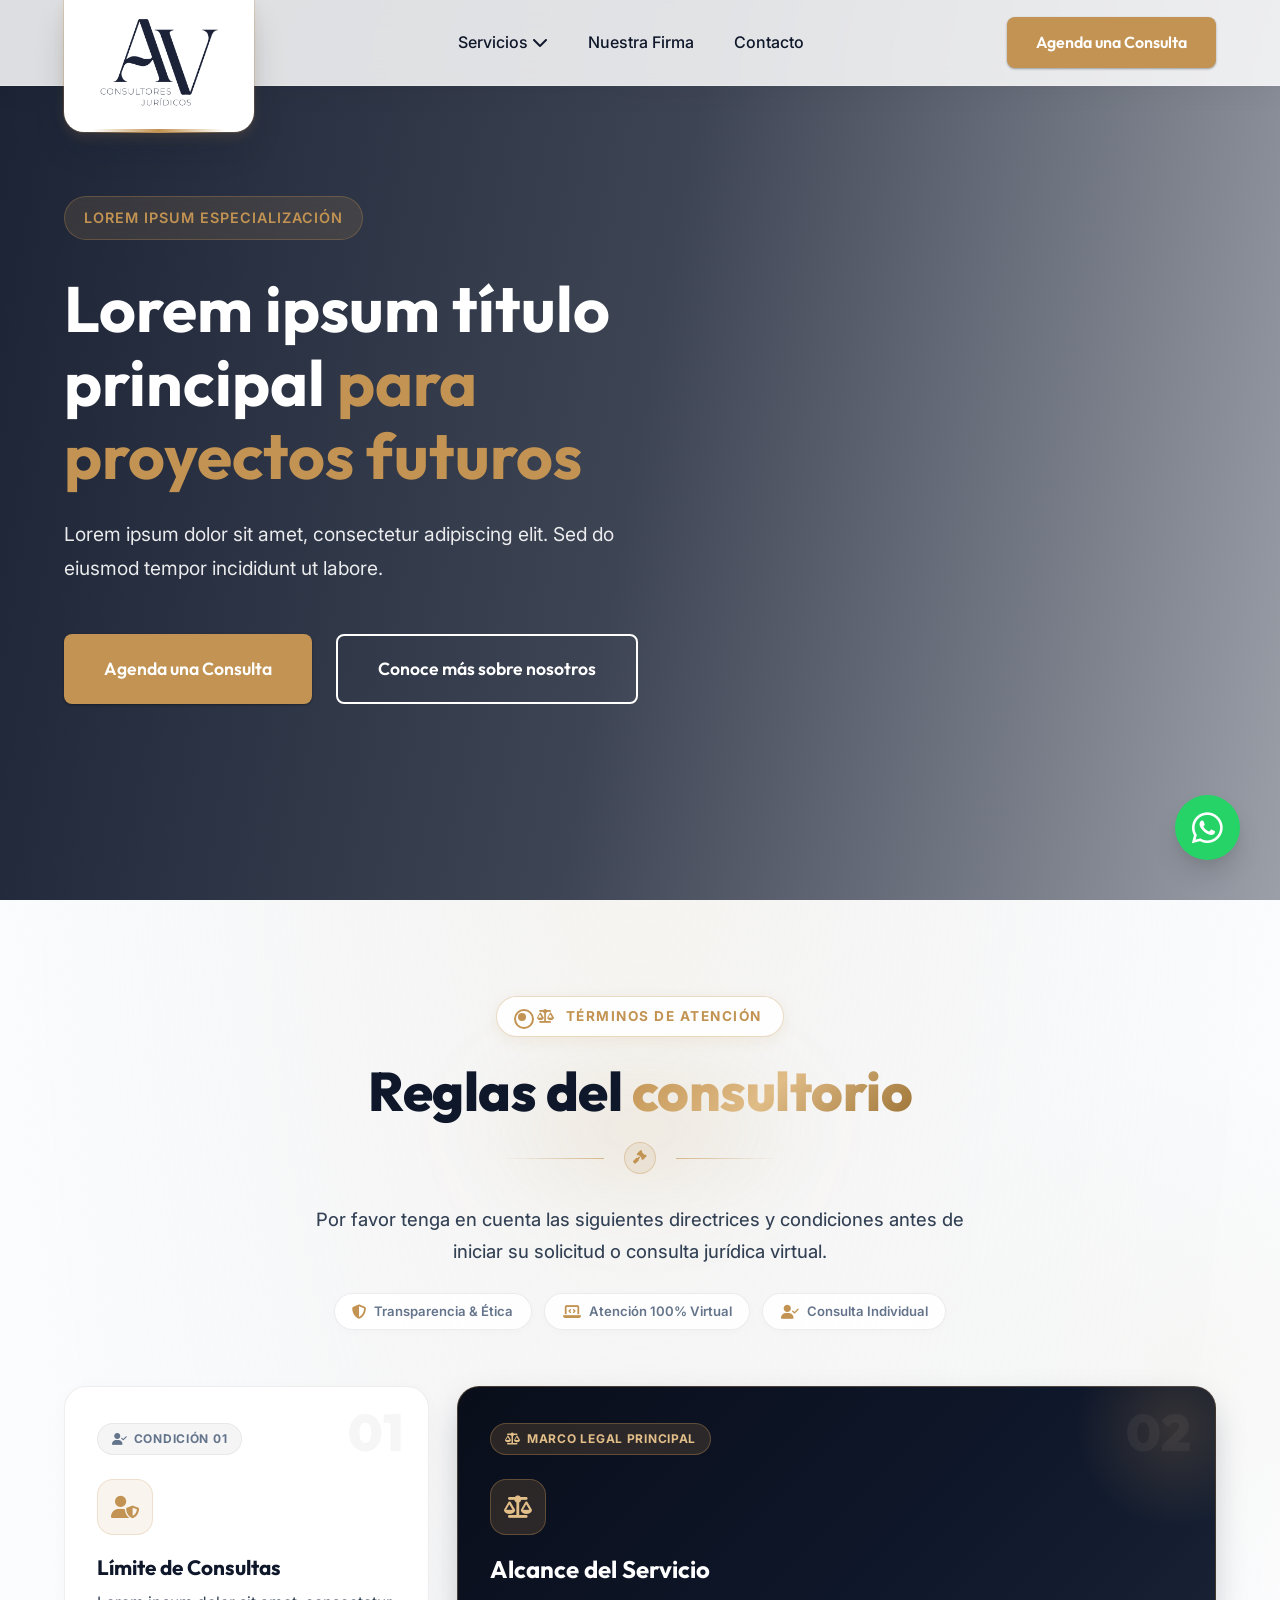
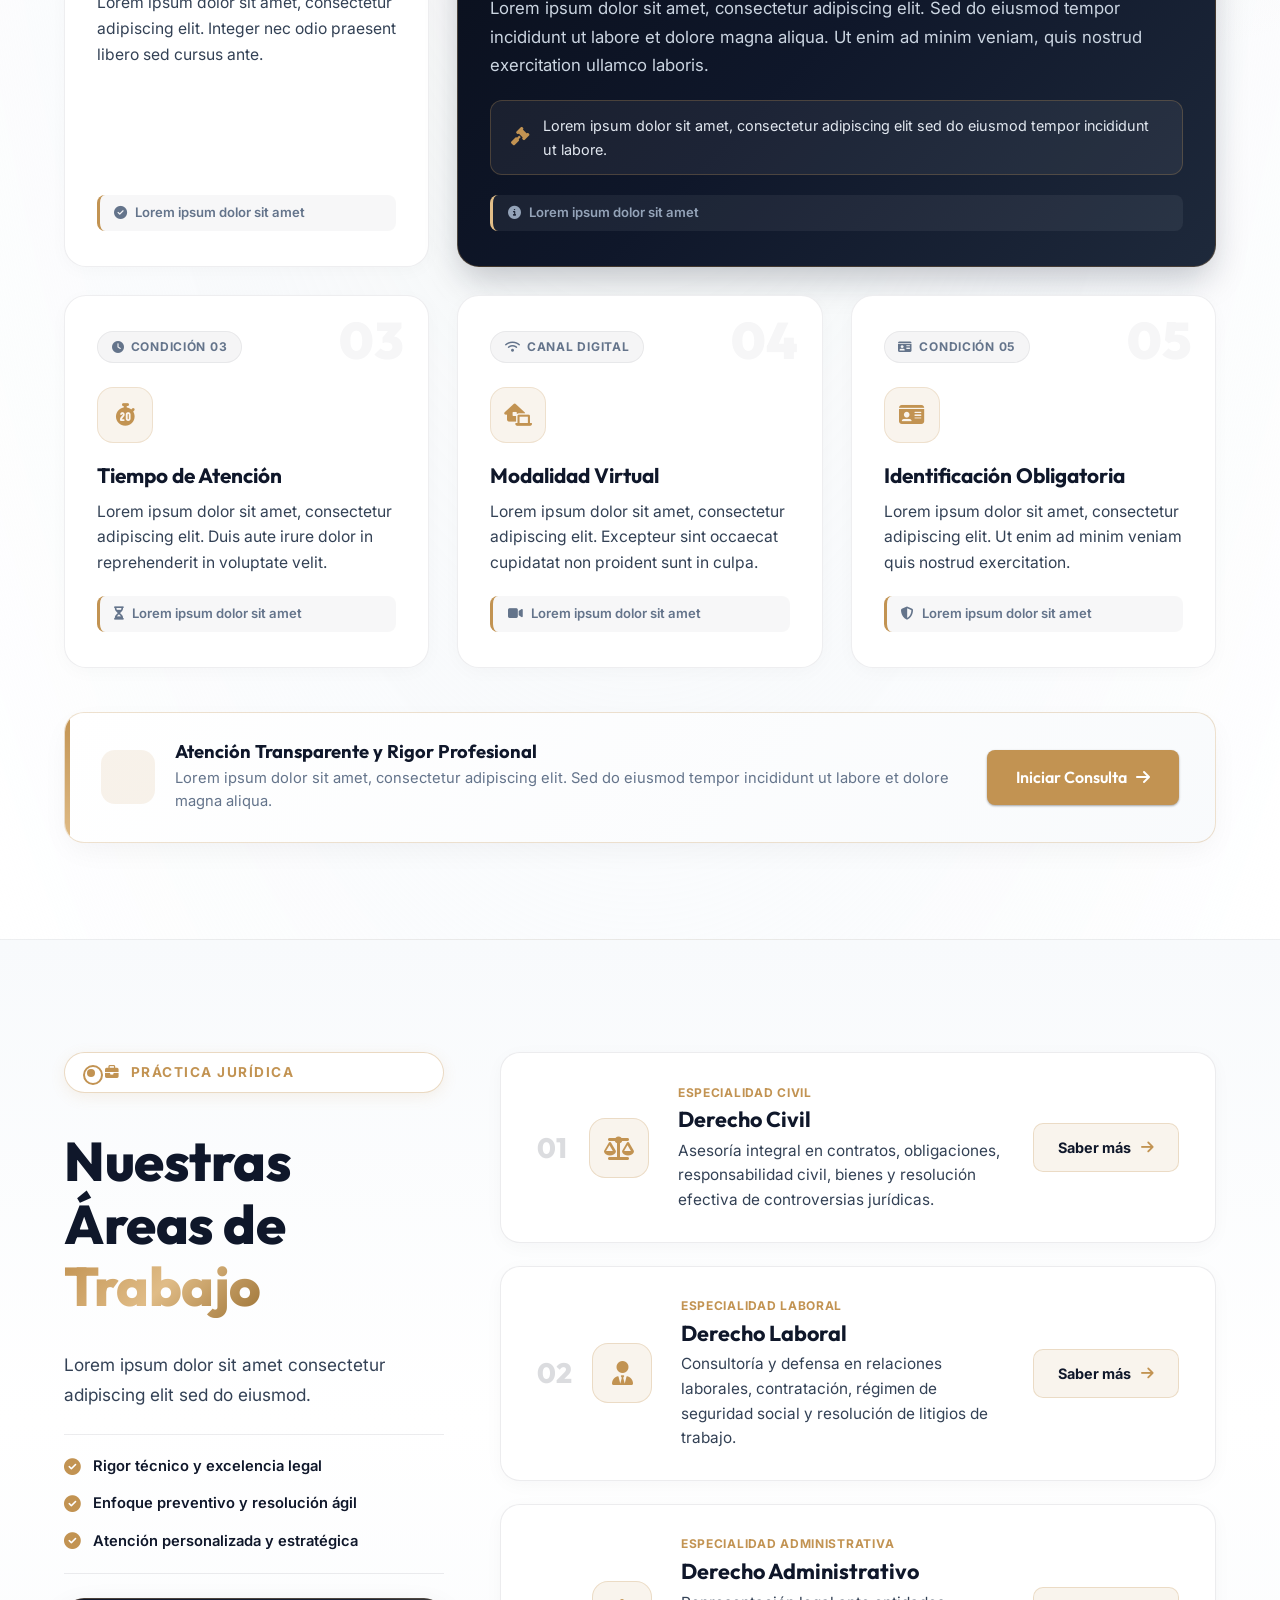
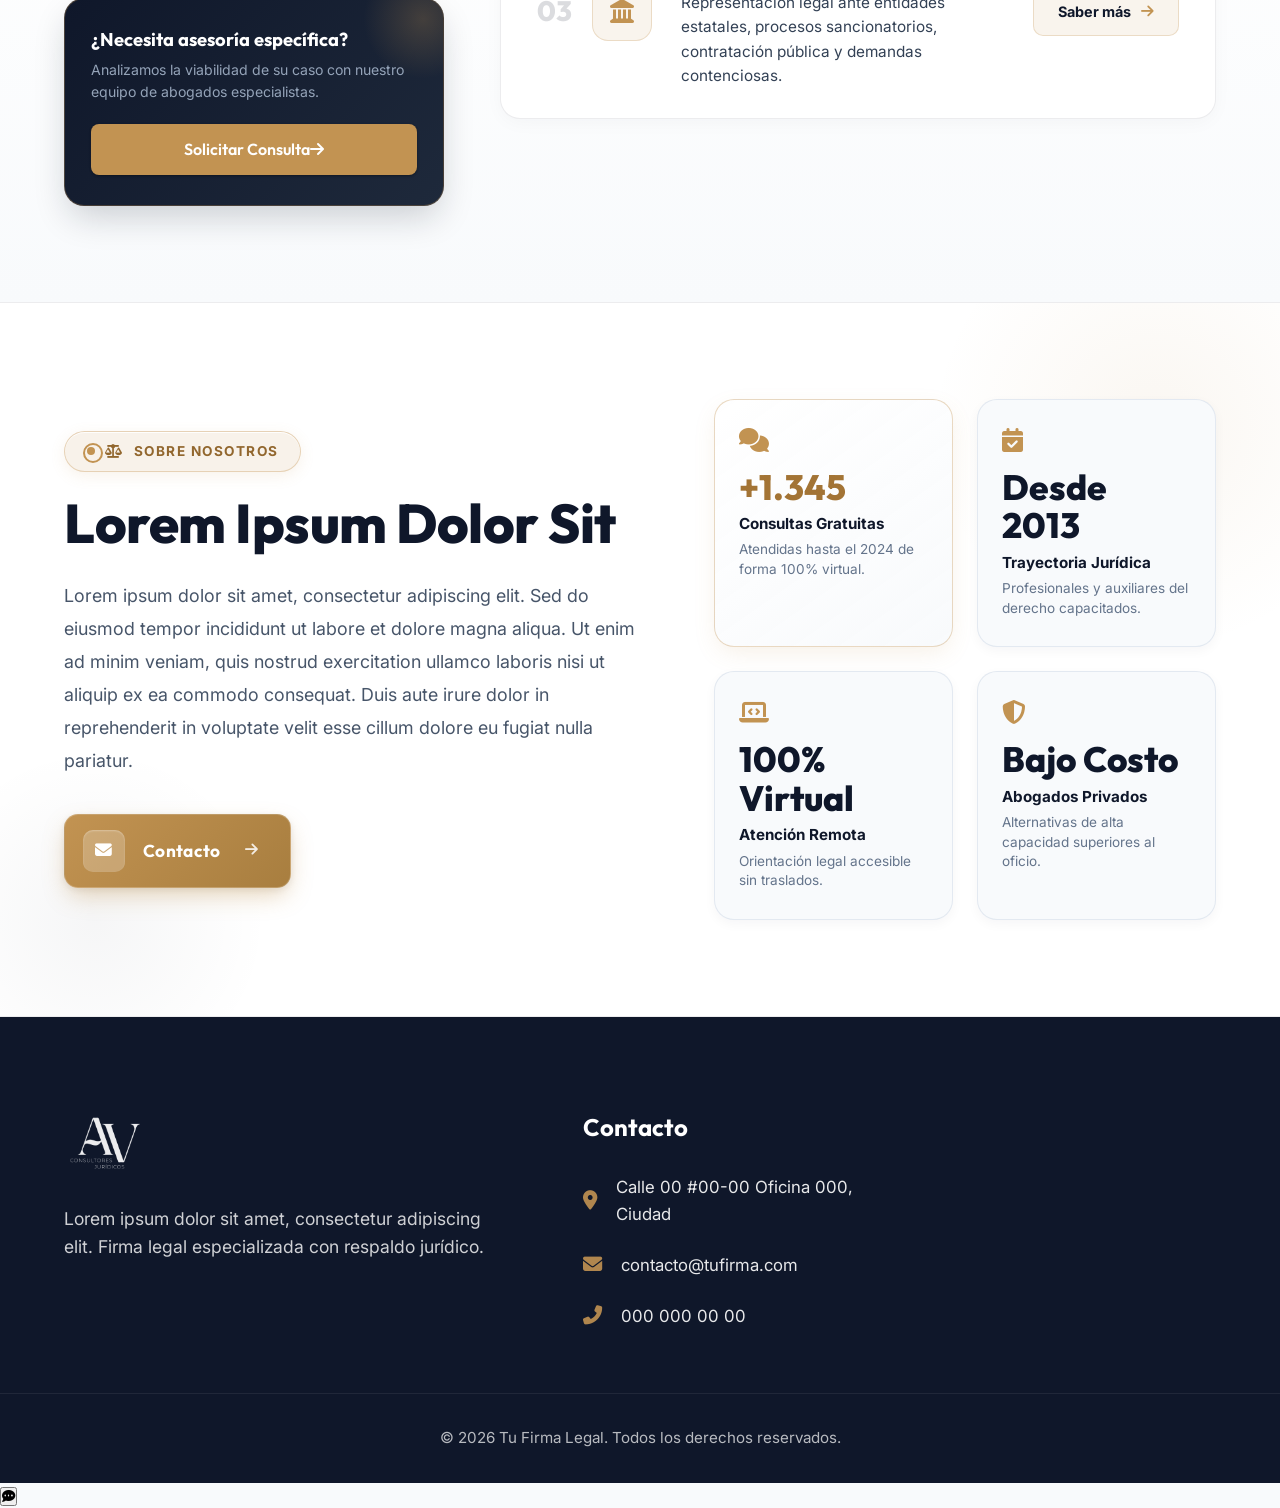
<file: index.html>
<!DOCTYPE html>
<html lang="es">
<head>
    <meta charset="UTF-8">
    <meta name="viewport" content="width=device-width, initial-scale=1.0">
    <title>Tu Firma Legal | Especialistas en Derecho</title>
    <meta name="description" content="Lorem ipsum dolor sit amet, consectetur adipiscing elit. Firma legal especializada.">
    <!-- Google Fonts -->
    <link href="https://fonts.googleapis.com/css2?family=Outfit:wght@300;400;600;800&family=Inter:wght@400;500;600&display=swap" rel="stylesheet">
    <!-- Font Awesome Icons -->
    <link rel="stylesheet" href="https://cdnjs.cloudflare.com/ajax/libs/font-awesome/6.4.0/css/all.min.css">
    <!-- Custom CSS -->
    <link rel="stylesheet" href="styles.css">
</head>
<body>
    <!-- 1. ENCABEZADO Y NAVEGACIÓN -->
    <header id="main-header" class="glass-header">
        <div class="container header-container">
            <a href="#" class="logo">
                <img src="img/logo-abogados.png" alt="AV Consultores Jurídicos" class="logo-img">
            </a>
            
            <nav class="main-nav">
                <ul class="nav-list">
                    <li class="nav-item has-dropdown">
                        <a href="servicios/index.html">Servicios <i class="fas fa-chevron-down"></i></a>
                        <ul class="dropdown">
                            <li><a href="servicios/derecho-civil/index.html">Derecho Civil</a></li>
                            <li><a href="servicios/derecho-laboral/index.html">Derecho Laboral</a></li>
                            <li><a href="servicios/derecho-administrativo/index.html">Derecho Administrativo</a></li>
                        </ul>
                    </li>
                    <li class="nav-item"><a href="nuestra-firma/index.html">Nuestra Firma</a></li>
                    <li class="nav-item"><a href="contacto/index.html">Contacto</a></li>
                </ul>
            </nav>
            
            <div class="header-actions">
                <a href="#contacto" class="btn btn-primary cta-agenda">Agenda una Consulta</a>
            </div>
            
            <button class="mobile-menu-btn" aria-label="Abrir menú"><i class="fas fa-bars"></i></button>
        </div>
    </header>

    <!-- 2. SECCIÓN HERO -->
    <section id="hero" class="hero-section">
        <div class="hero-overlay"></div>
        <div class="hero-content container">
            <div class="hero-text-box">
                <span class="badge">Lorem ipsum especialización</span>
                <h1 class="hero-title">Lorem ipsum título principal <span class="text-accent">para proyectos futuros</span></h1>
                <p class="hero-subtitle">Lorem ipsum dolor sit amet, consectetur adipiscing elit. Sed do eiusmod tempor incididunt ut labore.</p>
                <div class="hero-buttons">
                    <a href="#contacto" class="btn btn-primary btn-lg">Agenda una Consulta</a>
                    <a href="nuestra-firma/index.html" class="btn btn-secondary btn-lg">Conoce más sobre nosotros</a>
                </div>
            </div>
        </div>
    </section>

    <!-- REGLAS DEL CONSULTORIO - BENTO MODULAR -->
    <section id="reglas-consultorio" class="rules-section section-padding">
        <div class="container">
            <!-- Encabezado de Lujo -->
            <div class="rules-header">
                <div class="rules-header-glow"></div>
                
                <div class="rules-badge">
                    <span class="pulse-dot"></span>
                    <i class="fas fa-scale-balanced"></i>
                    <span>Términos de Atención</span>
                </div>

                <h2 class="rules-title">Reglas del <span class="title-accent">consultorio</span></h2>

                <div class="rules-divider">
                    <span class="rules-divider-line"></span>
                    <span class="rules-divider-icon"><i class="fas fa-gavel"></i></span>
                    <span class="rules-divider-line"></span>
                </div>

                <div class="rules-intro-card">
                    <p class="rules-intro">Por favor tenga en cuenta las siguientes directrices y condiciones antes de iniciar su solicitud o consulta jurídica virtual.</p>
                    
                    <div class="rules-trust-pills">
                        <span class="rules-trust-pill">
                            <i class="fas fa-shield-halved"></i> Transparencia & Ética
                        </span>
                        <span class="rules-trust-pill">
                            <i class="fas fa-laptop-code"></i> Atención 100% Virtual
                        </span>
                        <span class="rules-trust-pill">
                            <i class="fas fa-user-check"></i> Consulta Individual
                        </span>
                    </div>
                </div>
            </div>

            <div class="rules-bento">
                <!-- Módulo 01: Límite de Consultas -->
                <div class="rule-card">
                    <span class="bento-number">01</span>
                    <div class="rule-card-header">
                        <span class="rule-chip"><i class="fas fa-user-check"></i> Condición 01</span>
                    </div>
                    <div class="rule-icon-box">
                        <i class="fas fa-user-shield"></i>
                    </div>
                    <div class="rule-card-content">
                        <h3>Límite de Consultas</h3>
                        <p>Lorem ipsum dolor sit amet, consectetur adipiscing elit. Integer nec odio praesent libero sed cursus ante.</p>
                        <div class="rule-status-pill">
                            <i class="fas fa-check-circle"></i> Lorem ipsum dolor sit amet
                        </div>
                    </div>
                </div>

                <!-- Módulo 02: Alcance del Servicio (Bento Wide Featured) -->
                <div class="rule-card bento-wide bento-featured">
                    <span class="bento-number">02</span>
                    <div class="rule-card-header">
                        <span class="rule-chip chip-gold"><i class="fas fa-scale-balanced"></i> Marco Legal Principal</span>
                    </div>
                    <div class="rule-icon-box">
                        <i class="fas fa-scale-balanced"></i>
                    </div>
                    <div class="rule-card-content">
                        <h3>Alcance del Servicio</h3>
                        <p>Lorem ipsum dolor sit amet, consectetur adipiscing elit. Sed do eiusmod tempor incididunt ut labore et dolore magna aliqua. Ut enim ad minim veniam, quis nostrud exercitation ullamco laboris.</p>
                        <div class="bento-featured-highlight">
                            <i class="fas fa-gavel"></i>
                            <span>Lorem ipsum dolor sit amet, consectetur adipiscing elit sed do eiusmod tempor incididunt ut labore.</span>
                        </div>
                        <div class="rule-status-pill">
                            <i class="fas fa-circle-info"></i> Lorem ipsum dolor sit amet
                        </div>
                    </div>
                </div>

                <!-- Módulo 03: Tiempo de Atención -->
                <div class="rule-card">
                    <span class="bento-number">03</span>
                    <div class="rule-card-header">
                        <span class="rule-chip"><i class="fas fa-clock"></i> Condición 03</span>
                    </div>
                    <div class="rule-icon-box">
                        <i class="fas fa-stopwatch-20"></i>
                    </div>
                    <div class="rule-card-content">
                        <h3>Tiempo de Atención</h3>
                        <p>Lorem ipsum dolor sit amet, consectetur adipiscing elit. Duis aute irure dolor in reprehenderit in voluptate velit.</p>
                        <div class="rule-status-pill">
                            <i class="fas fa-hourglass-half"></i> Lorem ipsum dolor sit amet
                        </div>
                    </div>
                </div>

                <!-- Módulo 04: Modalidad Virtual -->
                <div class="rule-card">
                    <span class="bento-number">04</span>
                    <div class="rule-card-header">
                        <span class="rule-chip"><i class="fas fa-wifi"></i> Canal Digital</span>
                    </div>
                    <div class="rule-icon-box">
                        <i class="fas fa-laptop-house"></i>
                    </div>
                    <div class="rule-card-content">
                        <h3>Modalidad Virtual</h3>
                        <p>Lorem ipsum dolor sit amet, consectetur adipiscing elit. Excepteur sint occaecat cupidatat non proident sunt in culpa.</p>
                        <div class="rule-status-pill">
                            <i class="fas fa-video"></i> Lorem ipsum dolor sit amet
                        </div>
                    </div>
                </div>

                <!-- Módulo 05: Identificación Obligatoria -->
                <div class="rule-card">
                    <span class="bento-number">05</span>
                    <div class="rule-card-header">
                        <span class="rule-chip"><i class="fas fa-id-card"></i> Condición 05</span>
                    </div>
                    <div class="rule-icon-box">
                        <i class="fas fa-id-card"></i>
                    </div>
                    <div class="rule-card-content">
                        <h3>Identificación Obligatoria</h3>
                        <p>Lorem ipsum dolor sit amet, consectetur adipiscing elit. Ut enim ad minim veniam quis nostrud exercitation.</p>
                        <div class="rule-status-pill">
                            <i class="fas fa-shield-halved"></i> Lorem ipsum dolor sit amet
                        </div>
                    </div>
                </div>
            </div>

            <!-- Módulo Acción / Aceptación -->
            <div class="rules-action-card">
                <div class="rules-action-info">
                    <div class="rules-action-icon">
                        <i class="fas fa-shield-check"></i>
                    </div>
                    <div class="rules-action-text">
                        <h4>Atención Transparente y Rigor Profesional</h4>
                        <p>Lorem ipsum dolor sit amet, consectetur adipiscing elit. Sed do eiusmod tempor incididunt ut labore et dolore magna aliqua.</p>
                    </div>
                </div>
                <a href="#contacto" class="btn btn-primary rules-action-btn">
                    <span>Iniciar Consulta</span>
                    <i class="fas fa-arrow-right"></i>
                </a>
            </div>
        </div>
    </section>

    <!-- 3. PORTAFOLIO DE SERVICIOS - EDITORIAL SHOWCASE -->
    <section id="servicios" class="services-section section-padding">
        <div class="container">
            <div class="services-showcase-layout">
                <!-- Columna Izquierda: Panel Fijo Editorial -->
                <aside class="services-sticky-sidebar">
                    <div class="rules-badge" style="margin-bottom: 0.8rem;">
                        <span class="pulse-dot"></span>
                        <i class="fas fa-briefcase"></i>
                        <span>Práctica Jurídica</span>
                    </div>

                    <h2 class="rules-title" style="text-align: left; margin-bottom: 0.5rem;">
                        Nuestras Áreas de <span class="title-accent">Trabajo</span>
                    </h2>

                    <p class="services-left-intro">
                        Lorem ipsum dolor sit amet consectetur adipiscing elit sed do eiusmod.
                    </p>

                    <div class="services-left-pillars">
                        <div class="pillar-item">
                            <i class="fas fa-check-circle"></i>
                            <span>Rigor técnico y excelencia legal</span>
                        </div>
                        <div class="pillar-item">
                            <i class="fas fa-check-circle"></i>
                            <span>Enfoque preventivo y resolución ágil</span>
                        </div>
                        <div class="pillar-item">
                            <i class="fas fa-check-circle"></i>
                            <span>Atención personalizada y estratégica</span>
                        </div>
                    </div>

                    <div class="services-cta-box">
                        <h4>¿Necesita asesoría específica?</h4>
                        <p>Analizamos la viabilidad de su caso con nuestro equipo de abogados especialistas.</p>
                        <a href="#contacto" class="btn btn-primary" style="width: 100%;">
                            <span>Solicitar Consulta</span>
                            <i class="fas fa-arrow-right"></i>
                        </a>
                    </div>
                </aside>

                <!-- Columna Derecha: Tarjetas Horizontales Ejecutivas -->
                <div class="services-cards-stack">
                    <!-- Servicio 1: Derecho Civil -->
                    <div class="service-row-card">
                        <div class="service-row-visual">
                            <span class="service-row-num">01</span>
                            <div class="service-row-icon"><i class="fas fa-scale-balanced"></i></div>
                        </div>
                        <div class="service-row-body">
                            <span class="service-row-tag">Especialidad Civil</span>
                            <h3>Derecho Civil</h3>
                            <p>Asesoría integral en contratos, obligaciones, responsabilidad civil, bienes y resolución efectiva de controversias jurídicas.</p>
                        </div>
                        <div class="service-row-action">
                            <a href="servicios/derecho-civil/index.html" class="service-row-btn">
                                <span>Saber más</span>
                                <i class="fas fa-arrow-right"></i>
                            </a>
                        </div>
                    </div>

                    <!-- Servicio 2: Derecho Laboral -->
                    <div class="service-row-card">
                        <div class="service-row-visual">
                            <span class="service-row-num">02</span>
                            <div class="service-row-icon"><i class="fas fa-user-tie"></i></div>
                        </div>
                        <div class="service-row-body">
                            <span class="service-row-tag">Especialidad Laboral</span>
                            <h3>Derecho Laboral</h3>
                            <p>Consultoría y defensa en relaciones laborales, contratación, régimen de seguridad social y resolución de litigios de trabajo.</p>
                        </div>
                        <div class="service-row-action">
                            <a href="servicios/derecho-laboral/index.html" class="service-row-btn">
                                <span>Saber más</span>
                                <i class="fas fa-arrow-right"></i>
                            </a>
                        </div>
                    </div>

                    <!-- Servicio 3: Derecho Administrativo -->
                    <div class="service-row-card">
                        <div class="service-row-visual">
                            <span class="service-row-num">03</span>
                            <div class="service-row-icon"><i class="fas fa-landmark"></i></div>
                        </div>
                        <div class="service-row-body">
                            <span class="service-row-tag">Especialidad Administrativa</span>
                            <h3>Derecho Administrativo</h3>
                            <p>Representación legal ante entidades estatales, procesos sancionatorios, contratación pública y demandas contenciosas.</p>
                        </div>
                        <div class="service-row-action">
                            <a href="servicios/derecho-administrativo/index.html" class="service-row-btn">
                                <span>Saber más</span>
                                <i class="fas fa-arrow-right"></i>
                            </a>
                        </div>
                    </div>
                </div>
            </div>
        </div>
    </section>

    <!-- 4. SOBRE NOSOTROS / REGIONAL DE ABOGADOS -->
    <section id="sobre-nosotros" class="about-section about-light section-padding">
        <div class="container">
            <div class="about-grid">
                <!-- Columna Texto Institucional -->
                <div class="about-text-col">
                    <div class="rules-badge">
                        <span class="pulse-dot"></span>
                        <i class="fas fa-scale-balanced"></i>
                        <span>Sobre nosotros</span>
                    </div>

                    <h2 class="about-title">Lorem Ipsum <span class="title-accent">Dolor Sit</span></h2>

                    <p class="about-desc">
                        Lorem ipsum dolor sit amet, consectetur adipiscing elit. Sed do eiusmod tempor incididunt ut labore et dolore magna aliqua. Ut enim ad minim veniam, quis nostrud exercitation ullamco laboris nisi ut aliquip ex ea commodo consequat. Duis aute irure dolor in reprehenderit in voluptate velit esse cillum dolore eu fugiat nulla pariatur.
                    </p>

                    <a href="contacto/index.html" class="btn btn-primary btn-about-contact">
                        <span class="btn-icon-wrapper">
                            <i class="fas fa-envelope"></i>
                        </span>
                        <span class="btn-text">Contacto</span>
                        <i class="fas fa-arrow-right btn-arrow"></i>
                    </a>
                </div>

                <!-- Columna Métricas e Impacto -->
                <div class="about-metrics-grid">
                    <div class="about-metric-card card-featured">
                        <i class="fas fa-comments about-metric-icon"></i>
                        <span class="about-metric-value">+1.345</span>
                        <span class="about-metric-label">Consultas Gratuitas</span>
                        <p class="about-metric-sub">Atendidas hasta el 2024 de forma 100% virtual.</p>
                    </div>

                    <div class="about-metric-card">
                        <i class="fas fa-calendar-check about-metric-icon"></i>
                        <span class="about-metric-value">Desde 2013</span>
                        <span class="about-metric-label">Trayectoria Jurídica</span>
                        <p class="about-metric-sub">Profesionales y auxiliares del derecho capacitados.</p>
                    </div>

                    <div class="about-metric-card">
                        <i class="fas fa-laptop-code about-metric-icon"></i>
                        <span class="about-metric-value">100% Virtual</span>
                        <span class="about-metric-label">Atención Remota</span>
                        <p class="about-metric-sub">Orientación legal accesible sin traslados.</p>
                    </div>

                    <div class="about-metric-card">
                        <i class="fas fa-shield-halved about-metric-icon"></i>
                        <span class="about-metric-value">Bajo Costo</span>
                        <span class="about-metric-label">Abogados Privados</span>
                        <p class="about-metric-sub">Alternativas de alta capacidad superiores al oficio.</p>
                    </div>
                </div>
            </div>
        </div>
    </section>


    <!-- 6. FOOTER -->
    <footer id="contacto" class="main-footer dark-bg">
        <div class="container footer-grid">
            <div class="footer-brand">
                <a href="#" class="logo footer-logo">
                    <img src="img/logo-abogados.png" alt="AV Consultores Jurídicos" class="logo-img">
                </a>
                <p class="footer-desc">Lorem ipsum dolor sit amet, consectetur adipiscing elit. Firma legal especializada con respaldo jurídico.</p>
            </div>
            
            <div class="footer-contact">
                <h3>Contacto</h3>
                <ul class="contact-list">
                    <li><i class="fas fa-map-marker-alt"></i> Calle 00 #00-00 Oficina 000, Ciudad</li>
                    <li><i class="fas fa-envelope"></i> <a href="mailto:contacto@tufirma.com">contacto@tufirma.com</a></li>
                    <li><i class="fas fa-phone-alt"></i> <a href="tel:+570000000000">000 000 00 00</a></li>
                </ul>
            </div>
        </div>
        
        <div class="footer-bottom">
            <div class="container">
                <p>&copy; 2026 Tu Firma Legal. Todos los derechos reservados.</p>
            
            </div>
        </div>
    </footer>

    <!-- WIDGETS -->
    <a href="https://wa.me/570000000000" class="whatsapp-float" target="_blank" rel="noopener" aria-label="Escríbenos por WhatsApp">
        <i class="fab fa-whatsapp"></i>
        <span class="wa-tooltip">¡Escríbenos Ya!</span>
    </a>

    <div class="chatbot-widget">
        <button class="chat-btn" aria-label="Abrir Chat"><i class="fas fa-comment-dots"></i></button>
    </div>

    <!-- Custom JS -->
    <script src="main.js"></script>
</body>
</html>
</file>
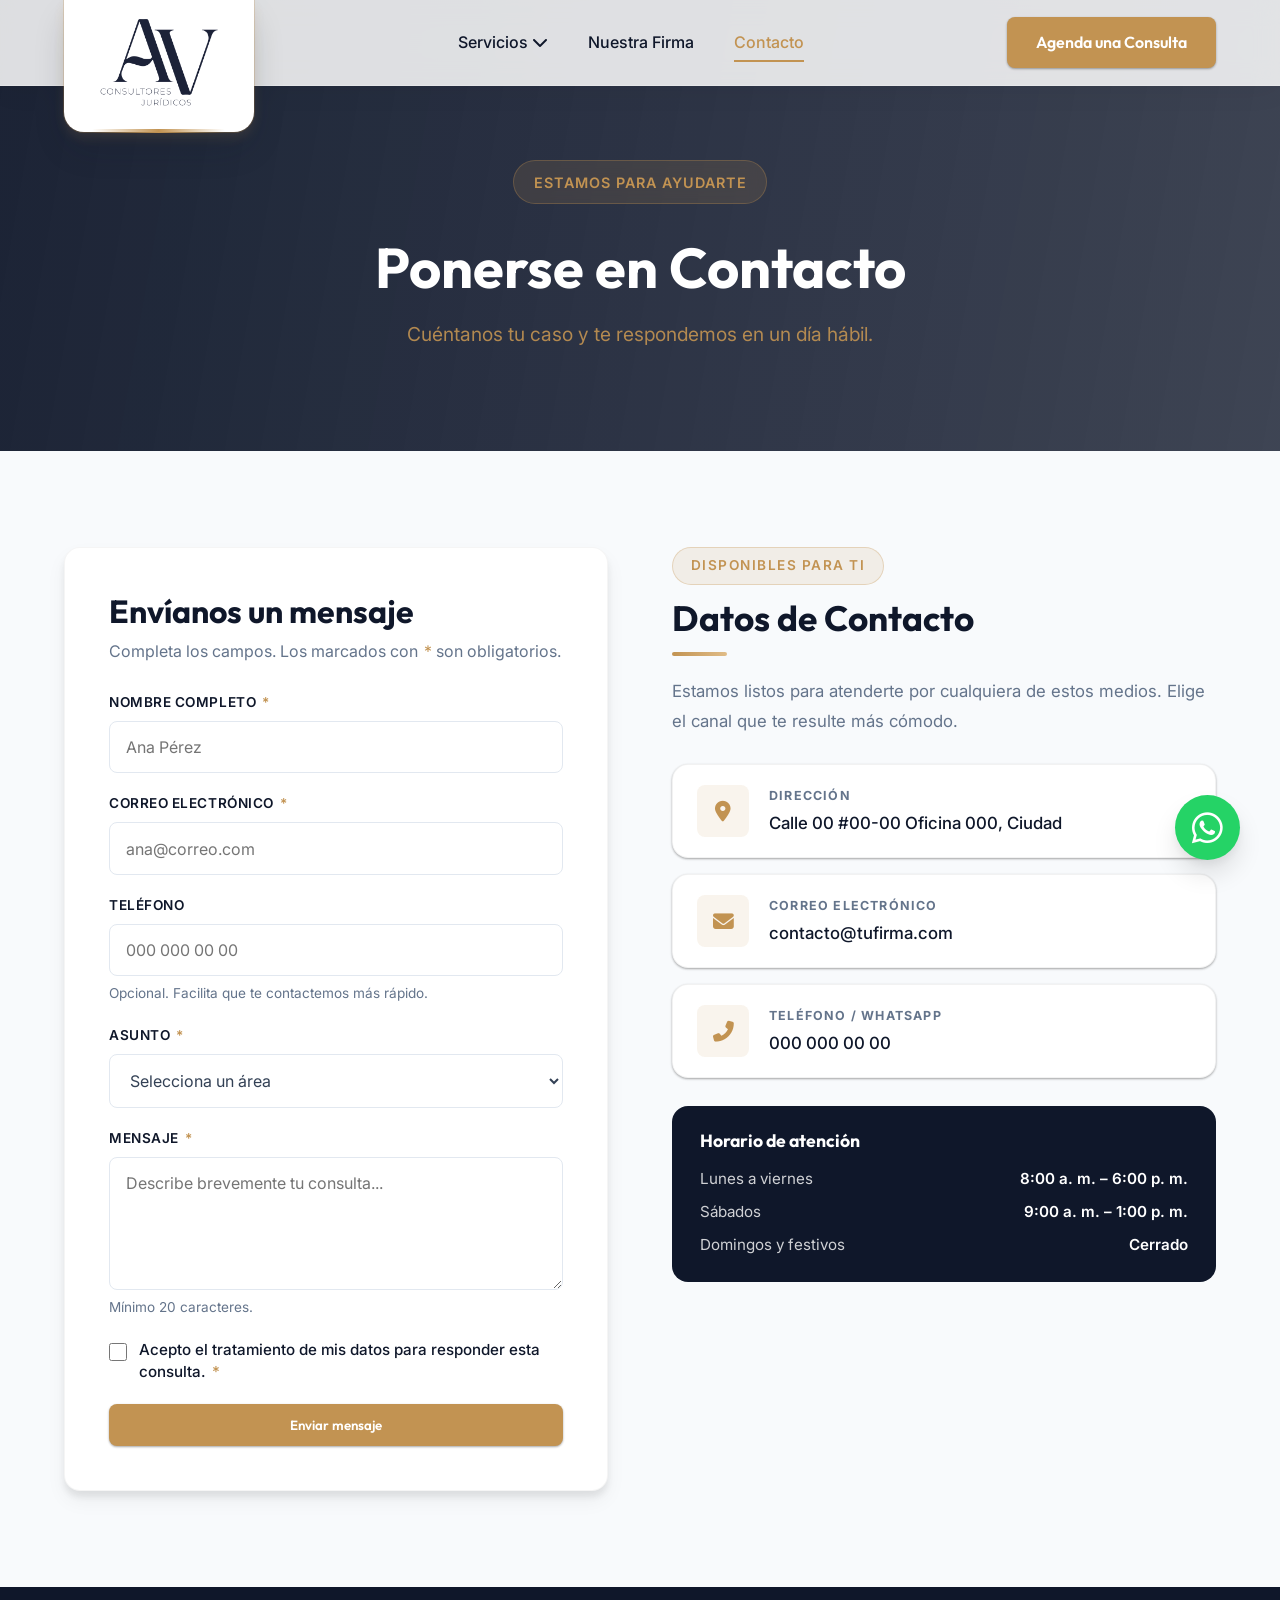
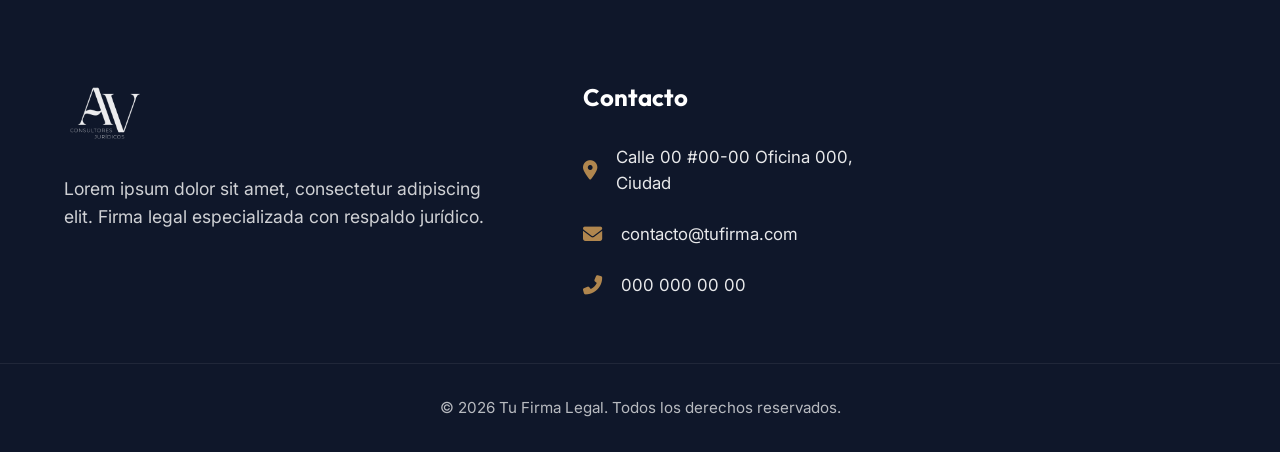
<file: contacto/index.html>
<!DOCTYPE html>
<html lang="es">
<head>
    <meta charset="UTF-8">
    <meta name="viewport" content="width=device-width, initial-scale=1.0">
    <title>Contacto | Tu Firma Legal</title>
    <meta name="description" content="Agenda una consulta o escríbenos. Estamos listos para atenderte por correo, teléfono o WhatsApp.">
    <link href="https://fonts.googleapis.com/css2?family=Outfit:wght@300;400;600;800&family=Inter:wght@400;500;600&display=swap" rel="stylesheet">
    <link rel="stylesheet" href="https://cdnjs.cloudflare.com/ajax/libs/font-awesome/6.4.0/css/all.min.css">
    <link rel="stylesheet" href="../styles.css">
</head>
<body class="contact-page">
    <a class="skip-link" href="#contenido-principal">Saltar al contenido</a>

    <header id="main-header" class="glass-header">
        <div class="container header-container">
            <a href="../index.html" class="logo">
                <img src="../img/logo-abogados.png" alt="AV Consultores Jurídicos" class="logo-img">
            </a>
            <nav class="main-nav" aria-label="Principal">
                <ul class="nav-list" id="menu-principal">
                    <li class="nav-item has-dropdown">
                        <a href="../servicios/index.html">Servicios <i class="fas fa-chevron-down" aria-hidden="true"></i></a>
                        <ul class="dropdown">
                            <li><a href="../servicios/derecho-civil/index.html">Derecho Civil</a></li>
                            <li><a href="../servicios/derecho-laboral/index.html">Derecho Laboral</a></li>
                            <li><a href="../servicios/derecho-administrativo/index.html">Derecho Administrativo</a></li>
                        </ul>
                    </li>
                    <li class="nav-item"><a href="../nuestra-firma/index.html">Nuestra Firma</a></li>
                    <li class="nav-item is-current"><a href="../contacto/index.html" aria-current="page">Contacto</a></li>
                </ul>
            </nav>
            <div class="header-actions">
                <a href="#formulario-contacto" class="btn btn-primary cta-agenda">Agenda una Consulta</a>
            </div>
            <button class="mobile-menu-btn" type="button" aria-label="Abrir menú" aria-expanded="false" aria-controls="menu-principal">
                <i class="fas fa-bars" aria-hidden="true"></i>
            </button>
        </div>
    </header>

    <section class="inner-hero" aria-labelledby="contact-hero-title">
        <div class="container">
            <p class="badge">Estamos para ayudarte</p>
            <h1 id="contact-hero-title" class="hero-title">Ponerse en Contacto</h1>
            <p class="hero-subtitle">Cuéntanos tu caso y te respondemos en un día hábil.</p>
        </div>
    </section>

    <main id="contenido-principal" class="content-section">
        <div class="container grid-2-cols">
            <form id="contact-form" class="contact-form" novalidate>
                <div class="contact-form-header">
                    <h2 id="formulario-contacto">Envíanos un mensaje</h2>
                    <p>Completa los campos. Los marcados con <span class="required-mark" aria-hidden="true">*</span> son obligatorios.</p>
                </div>

                <div class="form-status" role="status" aria-live="polite" tabindex="-1"></div>

                <div class="form-group">
                    <label class="form-label" for="contact-name">Nombre completo <span class="required-mark">*</span></label>
                    <input class="form-control" type="text" id="contact-name" name="name" autocomplete="name" required maxlength="80" placeholder="Ana Pérez">
                    <p class="form-error" id="contact-name-error">Ingresa tu nombre.</p>
                </div>

                <div class="form-group">
                    <label class="form-label" for="contact-email">Correo electrónico <span class="required-mark">*</span></label>
                    <input class="form-control" type="email" id="contact-email" name="email" autocomplete="email" required placeholder="ana@correo.com">
                    <p class="form-error" id="contact-email-error">Ingresa un correo válido.</p>
                </div>

                <div class="form-group">
                    <label class="form-label" for="contact-phone">Teléfono</label>
                    <input class="form-control" type="tel" id="contact-phone" name="phone" autocomplete="tel" inputmode="tel" placeholder="000 000 00 00">
                    <p class="form-hint">Opcional. Facilita que te contactemos más rápido.</p>
                    <p class="form-error" id="contact-phone-error">Ingresa un teléfono válido.</p>
                </div>

                <div class="form-group">
                    <label class="form-label" for="contact-topic">Asunto <span class="required-mark">*</span></label>
                    <select class="form-control" id="contact-topic" name="topic" required>
                        <option value="">Selecciona un área</option>
                        <option value="civil">Derecho Civil</option>
                        <option value="laboral">Derecho Laboral</option>
                        <option value="administrativo">Derecho Administrativo</option>
                        <option value="consulta">Consulta general</option>
                    </select>
                    <p class="form-error" id="contact-topic-error">Selecciona un asunto.</p>
                </div>

                <div class="form-group">
                    <label class="form-label" for="contact-message">Mensaje <span class="required-mark">*</span></label>
                    <textarea class="form-control" id="contact-message" name="message" rows="5" required minlength="20" maxlength="2000" placeholder="Describe brevemente tu consulta..."></textarea>
                    <p class="form-hint">Mínimo 20 caracteres.</p>
                    <p class="form-error" id="contact-message-error">Escribe un mensaje de al menos 20 caracteres.</p>
                </div>

                <div class="form-group form-consent">
                    <input type="checkbox" id="contact-consent" name="consent" required>
                    <label class="form-label" for="contact-consent">Acepto el tratamiento de mis datos para responder esta consulta. <span class="required-mark">*</span></label>
                </div>
                <p class="form-error" id="contact-consent-error">Debes aceptar para enviar el formulario.</p>

                <button type="submit" class="btn btn-primary contact-submit" id="contact-submit">
                    <span class="btn-spinner" aria-hidden="true"></span>
                    <span class="btn-label">Enviar mensaje</span>
                </button>
            </form>

            <aside class="contact-info-panel" aria-labelledby="datos-contacto-title">
                <div class="contact-info-header">
                    <span class="contact-info-label">Disponibles para ti</span>
                    <h2 id="datos-contacto-title" class="contact-info-title">Datos de Contacto</h2>
                    <div class="contact-info-divider"></div>
                    <p class="contact-info-desc">Estamos listos para atenderte por cualquiera de estos medios. Elige el canal que te resulte más cómodo.</p>
                </div>
                <ul class="contact-cards-list">
                    <li class="contact-card-item">
                        <div class="contact-card-icon" aria-hidden="true">
                            <i class="fas fa-map-marker-alt"></i>
                        </div>
                        <div class="contact-card-body">
                            <span class="contact-card-label">Dirección</span>
                            <span class="contact-card-value">Calle 00 #00-00 Oficina 000, Ciudad</span>
                        </div>
                    </li>
                    <li class="contact-card-item">
                        <div class="contact-card-icon" aria-hidden="true">
                            <i class="fas fa-envelope"></i>
                        </div>
                        <div class="contact-card-body">
                            <span class="contact-card-label">Correo electrónico</span>
                            <a href="mailto:contacto@tufirma.com" class="contact-card-value contact-card-link">contacto@tufirma.com</a>
                        </div>
                    </li>
                    <li class="contact-card-item">
                        <div class="contact-card-icon" aria-hidden="true">
                            <i class="fas fa-phone-alt"></i>
                        </div>
                        <div class="contact-card-body">
                            <span class="contact-card-label">Teléfono / WhatsApp</span>
                            <a href="tel:+570000000000" class="contact-card-value contact-card-link">000 000 00 00</a>
                        </div>
                    </li>
                </ul>
                <div class="contact-hours">
                    <h3>Horario de atención</h3>
                    <dl>
                        <dt>Lunes a viernes</dt>
                        <dd>8:00 a. m. – 6:00 p. m.</dd>
                        <dt>Sábados</dt>
                        <dd>9:00 a. m. – 1:00 p. m.</dd>
                        <dt>Domingos y festivos</dt>
                        <dd>Cerrado</dd>
                    </dl>
                </div>
            </aside>
        </div>
    </main>

    <footer id="contacto" class="main-footer dark-bg">
        <div class="container footer-grid">
            <div class="footer-brand">
                <a href="../index.html" class="logo footer-logo">
                    <img src="../img/logo-abogados.png" alt="AV Consultores Jurídicos" class="logo-img">
                </a>
                <p class="footer-desc">Lorem ipsum dolor sit amet, consectetur adipiscing elit. Firma legal especializada con respaldo jurídico.</p>
            </div>
            <div class="footer-contact">
                <h3>Contacto</h3>
                <ul class="contact-list">
                    <li><i class="fas fa-map-marker-alt" aria-hidden="true"></i> Calle 00 #00-00 Oficina 000, Ciudad</li>
                    <li><i class="fas fa-envelope" aria-hidden="true"></i> <a href="mailto:contacto@tufirma.com">contacto@tufirma.com</a></li>
                    <li><i class="fas fa-phone-alt" aria-hidden="true"></i> <a href="tel:+570000000000">000 000 00 00</a></li>
                </ul>
            </div>
        </div>
        <div class="footer-bottom">
            <div class="container">
                <p>&copy; 2026 Tu Firma Legal. Todos los derechos reservados.</p>
            </div>
        </div>
    </footer>

    <a href="https://wa.me/570000000000" class="whatsapp-float" target="_blank" rel="noopener noreferrer" aria-label="Escríbenos por WhatsApp">
        <i class="fab fa-whatsapp" aria-hidden="true"></i>
        <span class="wa-tooltip">¡Escríbenos Ya!</span>
    </a>

    <script src="../main.js"></script>
</body>
</html>
</file>
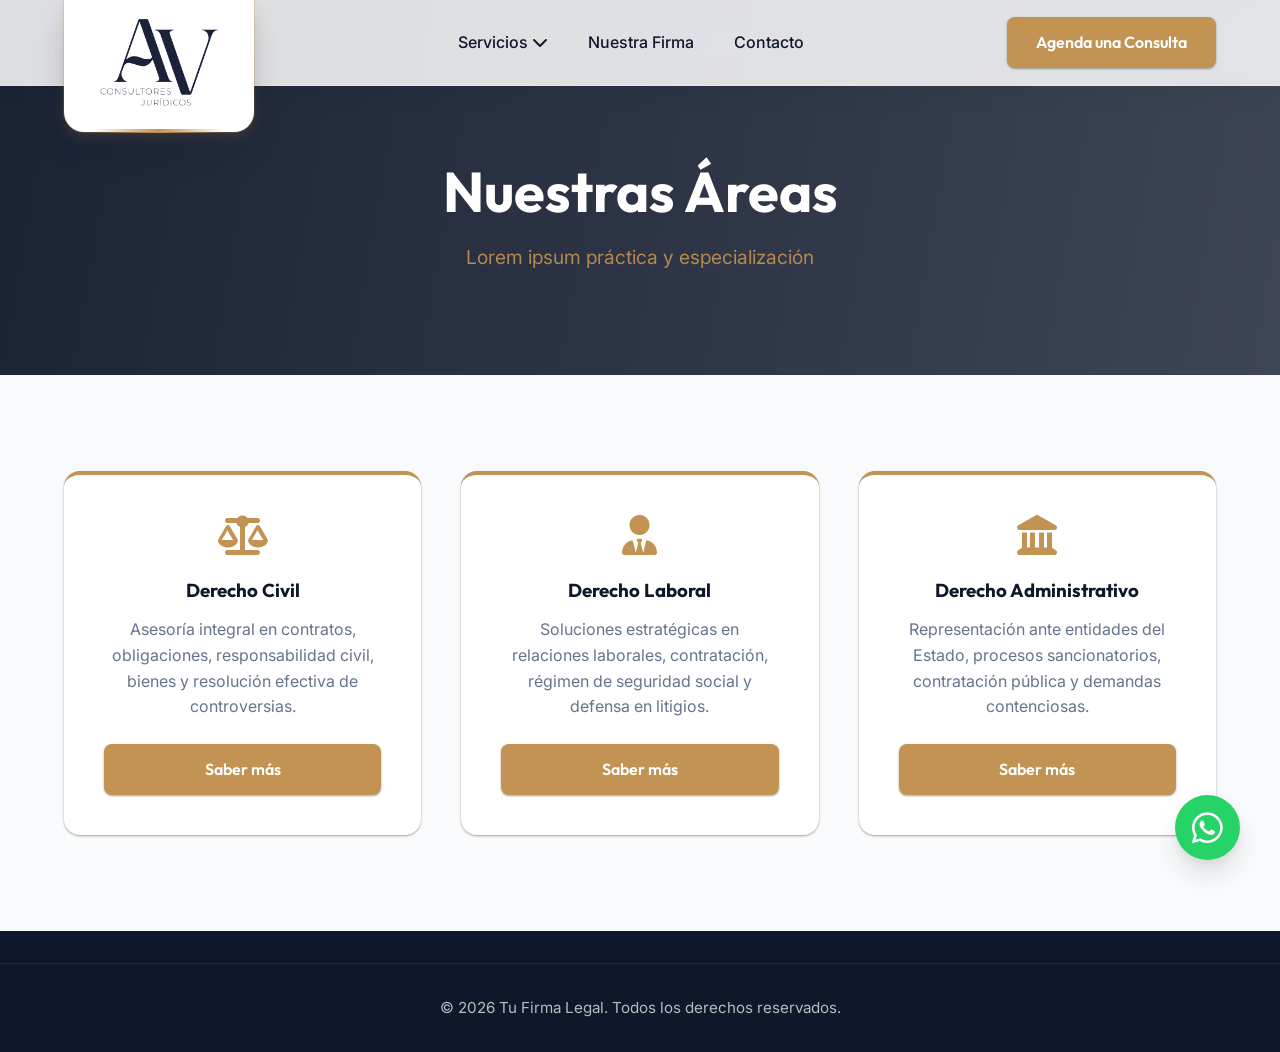
<file: servicios/index.html>
<!DOCTYPE html>
<html lang="es">
<head>
    <meta charset="UTF-8">
    <meta name="viewport" content="width=device-width, initial-scale=1.0">
    <title>Título de Página | Tu Firma Legal</title>
    <link href="https://fonts.googleapis.com/css2?family=Outfit:wght@300;400;600;800&family=Inter:wght@400;500;600&display=swap" rel="stylesheet">
    <link rel="stylesheet" href="https://cdnjs.cloudflare.com/ajax/libs/font-awesome/6.4.0/css/all.min.css">
    <link rel="stylesheet" href="../styles.css">
    <style>
        .inner-hero {
            background: linear-gradient(100deg, rgba(15, 23, 42, 0.95) 0%, rgba(15, 23, 42, 0.8) 100%), url('https://images.unsplash.com/photo-1589829085413-56de8ae18c73?q=80&w=2000&auto=format&fit=crop') center/cover;
            padding: 160px 0 100px;
            color: white;
            text-align: center;
        }
        .hero-title { font-size: 3.5rem; margin-bottom: 1rem; }
        .hero-subtitle { font-size: 1.2rem; opacity: 0.9; color: var(--color-accent); }
        
        /* Layout specific styles */
        .content-section { padding: var(--section-padding); }
        .grid-2-cols { display: grid; grid-template-columns: 1fr 1fr; gap: 4rem; align-items: center; }
        .grid-3-cols { display: grid; grid-template-columns: repeat(auto-fit, minmax(300px, 1fr)); gap: 2.5rem; }
        .grid-layout { display: grid; grid-template-columns: 2.5fr 1fr; gap: 4rem; }
        
        /* Cards & Features */
        .feature-card { background: var(--color-bg-white); padding: 2.5rem; border-radius: var(--radius-lg); box-shadow: var(--shadow-sm); border-top: 4px solid var(--color-accent); transition: var(--transition); height: 100%;}
        .feature-card:hover { transform: translateY(-5px); box-shadow: var(--shadow-lg); }
        .feature-icon { font-size: 2.5rem; color: var(--color-accent); margin-bottom: 1.5rem; }
        
        /* Blog Cards */
        .blog-card { background: var(--color-bg-white); border-radius: var(--radius-lg); overflow: hidden; box-shadow: var(--shadow-md); height: 100%;}
        .blog-img { width: 100%; height: 250px; object-fit: cover; }
        .blog-content { padding: 2rem; }
        .blog-date { color: var(--color-accent); font-size: 0.9rem; font-weight: 600; margin-bottom: 0.5rem; display: block; }
        
        /* Forms */
        .contact-form { display: flex; flex-direction: column; gap: 1.5rem; background: var(--color-bg-white); padding: 3rem; border-radius: var(--radius-lg); box-shadow: var(--shadow-md); }
        .form-group input, .form-group textarea { width: 100%; padding: 1rem; border: 1px solid #e2e8f0; border-radius: var(--radius-md); font-family: var(--font-body); }
        
        /* Sidebar */
        .sidebar { background: #f8fafc; padding: 2.5rem; border-radius: 12px; border: 1px solid #e2e8f0; position: sticky; top: 100px; text-align: center; height: fit-content; }
        .sidebar-icon { font-size: 3.5rem; color: var(--color-accent); margin-bottom: 1.5rem; }
        
        @media (max-width: 992px) {
            .grid-2-cols, .grid-layout { grid-template-columns: 1fr; }
            .sidebar { position: static; }
        }
    </style>
</head>
<body>    <header id="main-header" class="glass-header">
        <div class="container header-container">
            <a href="../index.html" class="logo">
                <img src="../img/logo-abogados.png" alt="AV Consultores Jurídicos" class="logo-img">
            </a>
            <nav class="main-nav">
                <ul class="nav-list">
                    <li class="nav-item has-dropdown">
                        <a href="../servicios/index.html">Servicios <i class="fas fa-chevron-down"></i></a>
                        <ul class="dropdown">
                            <li><a href="../servicios/derecho-civil/index.html">Derecho Civil</a></li>
                            <li><a href="../servicios/derecho-laboral/index.html">Derecho Laboral</a></li>
                            <li><a href="../servicios/derecho-administrativo/index.html">Derecho Administrativo</a></li>
                        </ul>
                    </li>
                    <li class="nav-item"><a href="../nuestra-firma/index.html">Nuestra Firma</a></li>
                    <li class="nav-item"><a href="../contacto/index.html">Contacto</a></li>
                </ul>
            </nav>
            <div class="header-actions">
                <a href="../contacto/index.html" class="btn btn-primary cta-agenda">Agenda una Consulta</a>
            </div>
            <button class="mobile-menu-btn" aria-label="Abrir menÃº"><i class="fas fa-bars"></i></button>
        </div>
    </header>    <section class="inner-hero">
        <div class="container">
            <h1 class="hero-title">Nuestras Áreas</h1>
            <p class="hero-subtitle">Lorem ipsum práctica y especialización</p>
        </div>
    </section>

    <section class="content-section" style="background: var(--color-bg-light);">
        <div class="container">
            <div class="grid-3-cols">
                <div class="feature-card text-center">
                    <i class="fas fa-scale-balanced feature-icon"></i>
                    <h3>Derecho Civil</h3>
                    <p style="margin: 1rem 0 1.5rem; color: var(--color-text-muted);">Asesoría integral en contratos, obligaciones, responsabilidad civil, bienes y resolución efectiva de controversias.</p>
                    <a href="derecho-civil/index.html" class="btn btn-primary" style="width:100%;">Saber más</a>
                </div>
                <div class="feature-card text-center">
                    <i class="fas fa-user-tie feature-icon"></i>
                    <h3>Derecho Laboral</h3>
                    <p style="margin: 1rem 0 1.5rem; color: var(--color-text-muted);">Soluciones estratégicas en relaciones laborales, contratación, régimen de seguridad social y defensa en litigios.</p>
                    <a href="derecho-laboral/index.html" class="btn btn-primary" style="width:100%;">Saber más</a>
                </div>
                <div class="feature-card text-center">
                    <i class="fas fa-landmark feature-icon"></i>
                    <h3>Derecho Administrativo</h3>
                    <p style="margin: 1rem 0 1.5rem; color: var(--color-text-muted);">Representación ante entidades del Estado, procesos sancionatorios, contratación pública y demandas contenciosas.</p>
                    <a href="derecho-administrativo/index.html" class="btn btn-primary" style="width:100%;">Saber más</a>
                </div>
            </div>
        </div>
    </section>    <!-- FOOTER -->
    <footer class="main-footer dark-bg" style="padding: 2rem 0 0;">
        <div class="footer-bottom">
            <div class="container">
                <p>&copy; 2026 Tu Firma Legal. Todos los derechos reservados.</p>
            
            </div>
        </div>
    </footer>
    
    <!-- WIDGETS -->
    <a href="https://wa.me/570000000000" class="whatsapp-float" target="_blank" rel="noopener">
        <i class="fab fa-whatsapp"></i>
    </a>
    <script src="../main.js"></script>
</body>
</html>
</file>
<file: styles.css>
/* =========================================
   DESIGN SYSTEM & TOKENS
   ========================================= */
:root {
    /* Premium Color Palette */
    --color-primary: #0f172a; /* Deep Navy Blue */
    --color-primary-light: #1e293b;
    --color-accent: #c29352; /* Elegant Gold */
    --color-accent-hover: #a37a43;
    --color-text-main: #334155;
    --color-text-muted: #64748b;
    --color-bg-light: #f8fafc;
    --color-bg-white: #ffffff;
    --color-whatsapp: #25d366;
    
    /* Modern Typography */
    --font-heading: 'Outfit', sans-serif;
    --font-body: 'Inter', sans-serif;
    
    /* Layout */
    --container-width: 1200px;
    --section-padding: 6rem 0;
    
    /* Shadow & Effects */
    --shadow-sm: 0 1px 3px rgba(0,0,0,0.12), 0 1px 2px rgba(0,0,0,0.24);
    --shadow-md: 0 10px 20px rgba(0,0,0,0.05), 0 6px 6px rgba(0,0,0,0.07);
    --shadow-lg: 0 15px 25px rgba(0,0,0,0.1), 0 5px 10px rgba(0,0,0,0.05);
    --radius-md: 8px;
    --radius-lg: 16px;
    --transition: all 0.3s cubic-bezier(0.25, 0.8, 0.25, 1);
}

/* =========================================
   RESET & BASE STYLES
   ========================================= */
* {
    margin: 0;
    padding: 0;
    box-sizing: border-box;
}

html {
    scroll-behavior: smooth;
}

body {
    font-family: var(--font-body);
    color: var(--color-text-main);
    background-color: var(--color-bg-light);
    line-height: 1.6;
    overflow-x: hidden;
}

h1, h2, h3, h4, h5, h6 {
    font-family: var(--font-heading);
    color: var(--color-primary);
    line-height: 1.2;
}

a {
    text-decoration: none;
    color: inherit;
    transition: var(--transition);
}

a:focus-visible,
button:focus-visible,
input:focus-visible,
textarea:focus-visible {
    outline: 2px solid var(--color-accent);
    outline-offset: 3px;
}

.skip-link {
    position: absolute;
    top: 0;
    left: 1rem;
    z-index: 2000;
    background: var(--color-accent);
    color: #fff;
    padding: 0.75rem 1.25rem;
    border-radius: 0 0 var(--radius-md) var(--radius-md);
    transform: translateY(-120%);
    font-weight: 600;
}

.skip-link:focus {
    transform: translateY(0);
}

ul {
    list-style: none;
}

.container {
    max-width: var(--container-width);
    margin: 0 auto;
    padding: 0 1.5rem;
}

.section-padding {
    padding: var(--section-padding);
}

.text-center {
    text-align: center;
}

.text-accent {
    color: var(--color-accent) !important;
}

/* =========================================
   BUTTONS
   ========================================= */
.skip-link {
    position: absolute;
    left: 1rem;
    top: -100px;
    z-index: 2000;
    background: var(--color-accent);
    color: var(--color-bg-white);
    padding: 0.75rem 1.25rem;
    border-radius: var(--radius-md);
    font-weight: 600;
}

.skip-link:focus {
    top: 1rem;
}

:focus-visible {
    outline: 2px solid var(--color-accent);
    outline-offset: 3px;
}

.btn {
    display: inline-flex;
    align-items: center;
    justify-content: center;
    padding: 0.8rem 1.8rem;
    border-radius: var(--radius-md);
    font-weight: 600;
    font-family: var(--font-heading);
    cursor: pointer;
    transition: var(--transition);
    border: none;
    text-align: center;
}

.btn:disabled {
    opacity: 0.7;
    cursor: not-allowed;
    transform: none;
    box-shadow: none;
}

.btn-primary {
    background-color: var(--color-accent);
    color: var(--color-bg-white);
    box-shadow: var(--shadow-sm);
}

.btn-primary:hover {
    background-color: var(--color-accent-hover);
    transform: translateY(-2px);
    box-shadow: var(--shadow-md);
}

.btn-secondary {
    background-color: transparent;
    color: var(--color-bg-white);
    border: 2px solid var(--color-bg-white);
}

.btn-secondary:hover {
    background-color: var(--color-bg-white);
    color: var(--color-primary);
}

.btn-lg {
    padding: 1.2rem 2.5rem;
    font-size: 1.1rem;
}

/* =========================================
   HEADER & NAVIGATION
   ========================================= */
.glass-header {
    position: fixed;
    top: 0;
    left: 0;
    width: 100%;
    z-index: 1000;
    background: rgba(255, 255, 255, 0.85);
    backdrop-filter: blur(12px);
    -webkit-backdrop-filter: blur(12px);
    border-bottom: 1px solid rgba(255, 255, 255, 0.2);
    box-shadow: 0 4px 30px rgba(0, 0, 0, 0.05);
    transition: var(--transition);
}

.header-container {
    display: flex;
    justify-content: space-between;
    align-items: center;
    height: 85px;
}

.logo {
    display: flex;
    align-items: center;
    flex-shrink: 0;
    position: relative;
    z-index: 1002;
}

/* Insignia / Badge flotante sobrepuesta en el menú */
.header-container .logo {
    padding: 0.85rem 1.6rem 1.15rem;
    background: #ffffff;
    border-radius: 0 0 20px 20px;
    box-shadow: 0 18px 36px -6px rgba(15, 23, 42, 0.20), 
                0 6px 14px -2px rgba(194, 147, 82, 0.22),
                0 0 0 1px rgba(194, 147, 82, 0.25);
    transform: translateY(22px);
    transition: all 0.35s cubic-bezier(0.16, 1, 0.3, 1);
}

.header-container .logo::after {
    content: '';
    position: absolute;
    bottom: -1px;
    left: 15%;
    right: 15%;
    height: 3.5px;
    background: linear-gradient(90deg, transparent, var(--color-accent), transparent);
    border-radius: 3px;
}

.header-container .logo:hover {
    transform: translateY(26px);
    box-shadow: 0 22px 42px -6px rgba(15, 23, 42, 0.25), 
                0 8px 18px -2px rgba(194, 147, 82, 0.32),
                0 0 0 1px rgba(194, 147, 82, 0.48);
}

.header-container .logo .logo-img {
    height: 102px;
    max-width: 320px;
    transition: transform 0.3s ease;
}

.header-container .logo:hover .logo-img {
    transform: scale(1.025);
}

/* Al hacer scroll el menú se compacta manteniendo presencia */
.glass-header.scrolled .header-container .logo {
    transform: translateY(14px);
    padding: 0.6rem 1.3rem 0.85rem;
}

.glass-header.scrolled .header-container .logo .logo-img {
    height: 80px;
}

.logo-img {
    display: block;
    height: 52px;
    width: auto;
    max-width: 200px;
    object-fit: contain;
}

.footer-logo {
    background: transparent !important;
    box-shadow: none !important;
    transform: none !important;
    padding: 0 !important;
}

.footer-logo .logo-img {
    filter: brightness(0) invert(1);
    opacity: 0.92;
    height: 60px;
}

/* Placeholder shown when no logo image is set */
.logo-placeholder {
    display: flex;
    align-items: center;
    justify-content: center;
    height: 52px;
    width: 180px;
    border: 2px dashed rgba(194, 147, 82, 0.5);
    border-radius: var(--radius-md);
    background: rgba(194, 147, 82, 0.05);
    color: var(--color-accent);
    font-family: var(--font-heading);
    font-size: 0.75rem;
    font-weight: 600;
    letter-spacing: 2px;
    text-transform: uppercase;
    gap: 0.4rem;
}

.logo-mark {
    display: flex;
    flex-direction: column;
    gap: 0.2rem;
    line-height: 1;
}

.logo-mark-name {
    font-family: var(--font-heading);
    font-weight: 800;
    font-size: 1.15rem;
    letter-spacing: 0.06em;
    color: var(--color-primary);
}

.logo-mark-tag {
    font-size: 0.62rem;
    letter-spacing: 0.28em;
    color: var(--color-accent);
    font-weight: 600;
}

.footer-logo .logo-mark-name {
    color: var(--color-bg-white);
}

.glass-header.scrolled {
    background: rgba(255, 255, 255, 0.96);
    box-shadow: 0 10px 30px rgba(0,0,0,0.08);
}

.glass-header.scrolled .header-container {
    height: 72px;
}

.nav-list {
    display: flex;
    gap: 2.5rem;
}

.nav-item > a {
    font-weight: 500;
    color: var(--color-primary);
    font-size: 1rem;
    padding: 0.5rem 0;
    position: relative;
}

.nav-item > a::after {
    content: '';
    position: absolute;
    bottom: -2px;
    left: 0;
    width: 0;
    height: 2px;
    background-color: var(--color-accent);
    transition: var(--transition);
}

.nav-item > a:hover::after,
.nav-item.is-current > a::after {
    width: 100%;
}

.nav-item.is-current > a {
    color: var(--color-accent);
}

/* Dropdown Submenu */
.has-dropdown {
    position: relative;
}

.dropdown {
    position: absolute;
    top: calc(100% + 15px);
    left: -20px;
    background: var(--color-bg-white);
    min-width: 250px;
    box-shadow: var(--shadow-lg);
    border-radius: var(--radius-md);
    opacity: 0;
    visibility: hidden;
    transform: translateY(15px);
    transition: var(--transition);
    padding: 1rem 0;
    border: 1px solid rgba(0,0,0,0.05);
}

.has-dropdown:hover .dropdown {
    opacity: 1;
    visibility: visible;
    transform: translateY(0);
}

.dropdown li a {
    display: block;
    padding: 0.7rem 1.5rem;
    color: var(--color-text-main);
    font-size: 0.95rem;
    transition: 0.2s ease;
}

.dropdown li a:hover {
    background-color: var(--color-bg-light);
    color: var(--color-accent);
    padding-left: 2rem;
}

.mobile-menu-btn {
    display: none;
    background: none;
    border: none;
    font-size: 1.8rem;
    color: var(--color-primary);
    cursor: pointer;
}

/* =========================================
   HERO SECTION
   ========================================= */
.hero-section {
    position: relative;
    height: 100vh;
    min-height: 700px;
    display: flex;
    align-items: center;
    background: url('https://images.unsplash.com/photo-1486406146926-c627a92ad1ab?q=80&w=2070&auto=format&fit=crop') center/cover no-repeat;
}

.hero-overlay {
    position: absolute;
    inset: 0;
    background: linear-gradient(100deg, rgba(15, 23, 42, 0.95) 0%, rgba(15, 23, 42, 0.8) 50%, rgba(15, 23, 42, 0.4) 100%);
}

.hero-content {
    position: relative;
    z-index: 10;
    width: 100%;
}

.hero-text-box {
    max-width: 700px;
    color: var(--color-bg-white);
    animation: fadeInUp 1.2s cubic-bezier(0.2, 0.8, 0.2, 1);
}

.badge {
    display: inline-block;
    background: rgba(194, 147, 82, 0.15);
    color: var(--color-accent);
    padding: 0.6rem 1.2rem;
    border-radius: 50px;
    font-size: 0.9rem;
    font-weight: 600;
    margin-bottom: 2rem;
    border: 1px solid rgba(194, 147, 82, 0.3);
    backdrop-filter: blur(8px);
    text-transform: uppercase;
    letter-spacing: 1px;
}

.hero-title {
    font-size: clamp(2.4rem, 5vw, 4rem);
    color: var(--color-bg-white);
    margin-bottom: 1.5rem;
    line-height: 1.15;
}

.hero-subtitle {
    font-size: 1.2rem;
    margin-bottom: 3rem;
    opacity: 0.9;
    max-width: 600px;
    line-height: 1.8;
}

.hero-buttons {
    display: flex;
    gap: 1.5rem;
}

/* =========================================
   RULES SECTION - BENTO MODULAR DESIGN
   ========================================= */
.rules-section {
    background: radial-gradient(ellipse at 50% -10%, rgba(194, 147, 82, 0.07) 0%, rgba(248, 250, 252, 0.4) 60%, var(--color-bg-white) 100%);
    border-bottom: 1px solid rgba(0, 0, 0, 0.05);
    position: relative;
    overflow: hidden;
}

.rules-section::before {
    content: '';
    position: absolute;
    width: 600px;
    height: 600px;
    top: 10%;
    right: -200px;
    background: radial-gradient(circle, rgba(194, 147, 82, 0.04) 0%, transparent 70%);
    border-radius: 50%;
    pointer-events: none;
}

/* Luxury Header for Rules */
.rules-header {
    text-align: center;
    max-width: 820px;
    margin: 0 auto 3.5rem;
    position: relative;
}

.rules-header-glow {
    position: absolute;
    top: 40%;
    left: 50%;
    transform: translate(-50%, -50%);
    width: 380px;
    height: 180px;
    background: radial-gradient(ellipse, rgba(194, 147, 82, 0.16) 0%, transparent 70%);
    filter: blur(40px);
    pointer-events: none;
    z-index: 0;
}

.rules-badge {
    display: inline-flex;
    align-items: center;
    gap: 0.65rem;
    padding: 0.55rem 1.35rem;
    border-radius: 50px;
    background: rgba(255, 255, 255, 0.9);
    border: 1px solid rgba(194, 147, 82, 0.35);
    box-shadow: 0 4px 15px rgba(194, 147, 82, 0.12), inset 0 1px 0 rgba(255, 255, 255, 0.9);
    backdrop-filter: blur(10px);
    -webkit-backdrop-filter: blur(10px);
    font-size: 0.85rem;
    font-weight: 700;
    text-transform: uppercase;
    letter-spacing: 1.5px;
    color: var(--color-accent);
    margin-bottom: 1.4rem;
    position: relative;
    z-index: 1;
    transition: var(--transition);
}

.rules-badge:hover {
    transform: translateY(-2px);
    border-color: var(--color-accent);
    box-shadow: 0 6px 22px rgba(194, 147, 82, 0.22);
}

.pulse-dot {
    width: 8px;
    height: 8px;
    background-color: var(--color-accent);
    border-radius: 50%;
    position: relative;
    display: inline-block;
}

.pulse-dot::after {
    content: '';
    position: absolute;
    top: -4px;
    left: -4px;
    width: 16px;
    height: 16px;
    border-radius: 50%;
    border: 2px solid var(--color-accent);
    animation: radarPulse 2s infinite ease-out;
}

@keyframes radarPulse {
    0% { transform: scale(0.5); opacity: 1; }
    100% { transform: scale(1.8); opacity: 0; }
}

.rules-title {
    font-family: var(--font-heading);
    font-size: clamp(2.4rem, 4.5vw, 3.4rem);
    font-weight: 800;
    color: var(--color-primary);
    line-height: 1.15;
    letter-spacing: -0.5px;
    margin-bottom: 1.25rem;
    position: relative;
    z-index: 1;
}

.rules-title .title-accent {
    background: linear-gradient(135deg, #c29352 0%, #e0bc87 50%, #9e7436 100%);
    -webkit-background-clip: text;
    -webkit-text-fill-color: transparent;
    position: relative;
    display: inline-block;
}

.rules-divider {
    display: flex;
    align-items: center;
    justify-content: center;
    gap: 1.25rem;
    margin: 1.2rem auto 1.8rem;
    max-width: 280px;
    position: relative;
    z-index: 1;
}

.rules-divider-line {
    flex: 1;
    height: 1.5px;
    background: linear-gradient(90deg, transparent, rgba(194, 147, 82, 0.6));
}

.rules-divider-line:last-child {
    background: linear-gradient(90deg, rgba(194, 147, 82, 0.6), transparent);
}

.rules-divider-icon {
    width: 32px;
    height: 32px;
    border-radius: 50%;
    background: rgba(194, 147, 82, 0.12);
    border: 1px solid rgba(194, 147, 82, 0.35);
    display: flex;
    align-items: center;
    justify-content: center;
    color: var(--color-accent);
    font-size: 0.85rem;
    transform: rotate(45deg);
    transition: var(--transition);
}

.rules-divider-icon i {
    transform: rotate(-45deg);
}

.rules-divider:hover .rules-divider-icon {
    transform: rotate(225deg);
    background: var(--color-accent);
    color: #fff;
}

.rules-intro-card {
    position: relative;
    z-index: 1;
}

.rules-intro {
    font-size: 1.15rem;
    color: var(--color-text-main);
    line-height: 1.75;
    max-width: 680px;
    margin: 0 auto 1.6rem;
    font-weight: 450;
}

.rules-trust-pills {
    display: flex;
    flex-wrap: wrap;
    align-items: center;
    justify-content: center;
    gap: 0.75rem;
}

.rules-trust-pill {
    display: inline-flex;
    align-items: center;
    gap: 0.5rem;
    padding: 0.45rem 1.1rem;
    background: rgba(255, 255, 255, 0.9);
    border: 1px solid rgba(15, 23, 42, 0.08);
    border-radius: 50px;
    font-size: 0.82rem;
    font-weight: 600;
    color: var(--color-text-muted);
    box-shadow: 0 2px 8px rgba(0, 0, 0, 0.02);
    transition: var(--transition);
}

.rules-trust-pill i {
    color: var(--color-accent);
    font-size: 0.9rem;
}

.rules-trust-pill:hover {
    border-color: rgba(194, 147, 82, 0.45);
    color: var(--color-primary);
    transform: translateY(-2px);
    box-shadow: 0 4px 12px rgba(194, 147, 82, 0.15);
}

.badge-light {
    background: rgba(194, 147, 82, 0.12);
    color: var(--color-accent);
    border: 1px solid rgba(194, 147, 82, 0.25);
    display: inline-flex;
    align-items: center;
    gap: 0.5rem;
}

.rules-bento {
    display: grid;
    grid-template-columns: repeat(3, 1fr);
    gap: 1.75rem;
    margin-top: 2rem;
}

.rule-card {
    background: var(--color-bg-white);
    border-radius: 22px;
    padding: 2.2rem 2rem;
    position: relative;
    border: 1px solid rgba(15, 23, 42, 0.07);
    box-shadow: 0 4px 20px -2px rgba(15, 23, 42, 0.03);
    transition: all 0.35s cubic-bezier(0.2, 0.8, 0.2, 1);
    display: flex;
    flex-direction: column;
    overflow: hidden;
}

.rule-card:hover {
    transform: translateY(-7px);
    box-shadow: 0 20px 40px -10px rgba(15, 23, 42, 0.08), 0 0 0 1px rgba(194, 147, 82, 0.35);
}

.bento-wide {
    grid-column: span 2;
}

.bento-featured {
    background: linear-gradient(135deg, #090e1a 0%, #0f172a 50%, #1e293b 100%);
    color: #ffffff;
    border: 1px solid rgba(194, 147, 82, 0.3);
    box-shadow: 0 15px 35px -5px rgba(15, 23, 42, 0.25);
}

.bento-featured:hover {
    transform: translateY(-7px);
    box-shadow: 0 25px 50px -10px rgba(0, 0, 0, 0.45), 0 0 0 1px rgba(194, 147, 82, 0.55);
}

.bento-featured::after {
    content: '';
    position: absolute;
    top: -60px;
    right: -60px;
    width: 200px;
    height: 200px;
    background: radial-gradient(circle, rgba(194, 147, 82, 0.2) 0%, transparent 70%);
    border-radius: 50%;
    pointer-events: none;
}

.rule-card-header {
    display: flex;
    align-items: center;
    justify-content: space-between;
    margin-bottom: 1.5rem;
}

.rule-chip {
    display: inline-flex;
    align-items: center;
    gap: 0.4rem;
    padding: 0.35rem 0.85rem;
    border-radius: 100px;
    font-size: 0.75rem;
    font-weight: 700;
    text-transform: uppercase;
    letter-spacing: 0.06em;
    background: rgba(15, 23, 42, 0.04);
    color: var(--color-text-muted);
    border: 1px solid rgba(15, 23, 42, 0.06);
}

.chip-gold {
    background: rgba(194, 147, 82, 0.18);
    color: #e2be88;
    border: 1px solid rgba(194, 147, 82, 0.35);
}

.bento-number {
    font-family: var(--font-heading);
    font-size: 3.2rem;
    font-weight: 900;
    line-height: 1;
    position: absolute;
    top: 1.2rem;
    right: 1.5rem;
    pointer-events: none;
    color: rgba(15, 23, 42, 0.04);
    transition: all 0.35s ease;
}

.rule-card:hover .bento-number {
    color: rgba(194, 147, 82, 0.2);
    transform: translateY(-2px) scale(1.05);
}

.bento-featured .bento-number {
    color: rgba(255, 255, 255, 0.05);
}

.bento-featured:hover .bento-number {
    color: rgba(194, 147, 82, 0.28);
}

.rule-icon-box {
    width: 56px;
    height: 56px;
    border-radius: 16px;
    display: inline-flex;
    align-items: center;
    justify-content: center;
    font-size: 1.4rem;
    margin-bottom: 1.25rem;
    background: rgba(194, 147, 82, 0.1);
    color: var(--color-accent);
    border: 1px solid rgba(194, 147, 82, 0.2);
    transition: var(--transition);
}

.rule-card:hover .rule-icon-box {
    background: var(--color-accent);
    color: #ffffff;
    box-shadow: 0 8px 20px rgba(194, 147, 82, 0.35);
    transform: rotate(5deg) scale(1.05);
}

.bento-featured .rule-icon-box {
    background: rgba(194, 147, 82, 0.18);
    color: #e2be88;
    border: 1px solid rgba(194, 147, 82, 0.35);
}

.bento-featured:hover .rule-icon-box {
    background: #d4af37;
    color: #0f172a;
    box-shadow: 0 8px 25px rgba(212, 175, 55, 0.4);
}

.rule-card-content {
    flex-grow: 1;
    display: flex;
    flex-direction: column;
}

.rule-card h3 {
    font-size: 1.3rem;
    margin-bottom: 0.65rem;
    color: var(--color-primary);
    font-weight: 700;
}

.bento-featured h3 {
    font-size: 1.5rem;
    color: #ffffff;
}

.rule-card p {
    color: var(--color-text-main);
    font-size: 0.98rem;
    line-height: 1.65;
    margin-bottom: 1.25rem;
}

.bento-featured p {
    color: #cbd5e1;
    font-size: 1.05rem;
    line-height: 1.7;
}

.bento-featured-highlight {
    display: flex;
    align-items: center;
    gap: 0.85rem;
    background: rgba(255, 255, 255, 0.06);
    border: 1px solid rgba(194, 147, 82, 0.28);
    padding: 0.85rem 1.25rem;
    border-radius: 12px;
    font-size: 0.9rem;
    color: #e2e8f0;
    margin-bottom: 1.25rem;
}

.bento-featured-highlight i {
    color: var(--color-accent);
    font-size: 1.15rem;
    flex-shrink: 0;
}

.rule-status-pill {
    display: inline-flex;
    align-items: center;
    gap: 0.5rem;
    font-size: 0.82rem;
    font-weight: 600;
    padding: 0.45rem 0.9rem;
    border-radius: 8px;
    margin-top: auto;
    background: rgba(15, 23, 42, 0.03);
    color: var(--color-text-muted);
    border-left: 3px solid var(--color-accent);
}

.bento-featured .rule-status-pill {
    background: rgba(255, 255, 255, 0.06);
    color: #94a3b8;
    border-left: 3px solid #e2be88;
}

/* Modular Action Card */
.rules-action-card {
    margin-top: 2.75rem;
    background: linear-gradient(135deg, rgba(255, 255, 255, 0.95) 0%, rgba(248, 250, 252, 0.95) 100%);
    border: 1px solid rgba(194, 147, 82, 0.28);
    box-shadow: 0 10px 30px -5px rgba(15, 23, 42, 0.05);
    border-radius: 20px;
    padding: 1.75rem 2.25rem;
    display: flex;
    align-items: center;
    justify-content: space-between;
    gap: 2rem;
    position: relative;
    overflow: hidden;
}

.rules-action-card::before {
    content: '';
    position: absolute;
    top: 0;
    left: 0;
    width: 5px;
    height: 100%;
    background: linear-gradient(180deg, var(--color-accent) 0%, #e0bc87 100%);
}

.rules-action-info {
    display: flex;
    align-items: center;
    gap: 1.25rem;
}

.rules-action-icon {
    width: 54px;
    height: 54px;
    border-radius: 14px;
    background: rgba(194, 147, 82, 0.12);
    color: var(--color-accent);
    display: flex;
    align-items: center;
    justify-content: center;
    font-size: 1.5rem;
    flex-shrink: 0;
}

.rules-action-text h4 {
    font-size: 1.15rem;
    margin-bottom: 0.25rem;
    color: var(--color-primary);
}

.rules-action-text p {
    color: var(--color-text-muted);
    font-size: 0.92rem;
    margin: 0;
}

.rules-action-btn {
    white-space: nowrap;
    gap: 0.6rem;
    padding: 0.9rem 1.8rem;
    flex-shrink: 0;
}

/* =========================================
   SERVICES PORTFOLIO - EDITORIAL SHOWCASE
   ========================================= */
.services-section {
    background: linear-gradient(180deg, #f8fafc 0%, #ffffff 50%, #f8fafc 100%);
    position: relative;
    overflow: hidden;
}

.services-showcase-layout {
    display: grid;
    grid-template-columns: 380px 1fr;
    gap: 3.5rem;
    align-items: start;
    margin-top: 1rem;
}

/* Left Sticky Sidebar */
.services-sticky-sidebar {
    position: sticky;
    top: 110px;
    display: flex;
    flex-direction: column;
    gap: 1.5rem;
}

.services-left-intro {
    font-size: 1.08rem;
    color: var(--color-text-main);
    line-height: 1.75;
    margin: 0;
}

.services-left-pillars {
    display: flex;
    flex-direction: column;
    gap: 0.85rem;
    padding: 1.25rem 0;
    border-top: 1px solid rgba(15, 23, 42, 0.08);
    border-bottom: 1px solid rgba(15, 23, 42, 0.08);
}

.pillar-item {
    display: flex;
    align-items: center;
    gap: 0.75rem;
    font-size: 0.92rem;
    font-weight: 600;
    color: var(--color-primary);
}

.pillar-item i {
    color: var(--color-accent);
    font-size: 1.05rem;
    flex-shrink: 0;
}

.services-cta-box {
    background: linear-gradient(135deg, #0f172a 0%, #1e293b 100%);
    color: #ffffff;
    padding: 1.85rem 1.6rem;
    border-radius: 20px;
    border: 1px solid rgba(194, 147, 82, 0.3);
    box-shadow: 0 15px 35px -5px rgba(15, 23, 42, 0.2);
    position: relative;
    overflow: hidden;
}

.services-cta-box::before {
    content: '';
    position: absolute;
    top: -40px;
    right: -40px;
    width: 120px;
    height: 120px;
    background: radial-gradient(circle, rgba(194, 147, 82, 0.25) 0%, transparent 70%);
    border-radius: 50%;
    pointer-events: none;
}

.services-cta-box h4 {
    color: #ffffff;
    font-size: 1.15rem;
    margin-bottom: 0.5rem;
}

.services-cta-box p {
    color: #94a3b8;
    font-size: 0.88rem;
    line-height: 1.6;
    margin-bottom: 1.25rem;
}

/* Right Column - Horizontal Executive Cards */
.services-cards-stack {
    display: flex;
    flex-direction: column;
    gap: 1.4rem;
}

.service-row-card {
    background: var(--color-bg-white);
    border-radius: 20px;
    padding: 1.85rem 2.25rem;
    border: 1px solid rgba(15, 23, 42, 0.08);
    box-shadow: 0 4px 20px -2px rgba(15, 23, 42, 0.04);
    display: grid;
    grid-template-columns: auto 1fr auto;
    align-items: center;
    gap: 1.8rem;
    position: relative;
    overflow: hidden;
    transition: all 0.35s cubic-bezier(0.2, 0.8, 0.2, 1);
}

.service-row-card::before {
    content: '';
    position: absolute;
    top: 0;
    left: 0;
    width: 4px;
    height: 100%;
    background: var(--color-accent);
    opacity: 0;
    transition: var(--transition);
}

.service-row-card:hover {
    transform: translateX(8px);
    box-shadow: 0 15px 35px -5px rgba(15, 23, 42, 0.09), 0 0 0 1px rgba(194, 147, 82, 0.3);
    border-color: rgba(194, 147, 82, 0.35);
}

.service-row-card:hover::before {
    opacity: 1;
}

/* Card Visual Left Side */
.service-row-visual {
    display: flex;
    align-items: center;
    gap: 1.25rem;
    flex-shrink: 0;
}

.service-row-num {
    font-family: var(--font-heading);
    font-size: 1.75rem;
    font-weight: 800;
    color: rgba(15, 23, 42, 0.15);
    line-height: 1;
    min-width: 32px;
    transition: var(--transition);
}

.service-row-card:hover .service-row-num {
    color: var(--color-accent);
}

.service-row-icon {
    width: 60px;
    height: 60px;
    border-radius: 16px;
    background: rgba(194, 147, 82, 0.1);
    border: 1px solid rgba(194, 147, 82, 0.25);
    color: var(--color-accent);
    display: flex;
    align-items: center;
    justify-content: center;
    font-size: 1.5rem;
    transition: var(--transition);
    flex-shrink: 0;
}

.service-row-card:hover .service-row-icon {
    background: var(--color-accent);
    color: #ffffff;
    transform: rotate(5deg) scale(1.05);
    box-shadow: 0 8px 20px rgba(194, 147, 82, 0.35);
}

/* Card Body */
.service-row-body {
    display: flex;
    flex-direction: column;
    gap: 0.35rem;
}

.service-row-tag {
    font-size: 0.75rem;
    font-weight: 700;
    text-transform: uppercase;
    letter-spacing: 0.06em;
    color: var(--color-accent);
}

.service-row-body h3 {
    font-size: 1.35rem;
    font-weight: 700;
    color: var(--color-primary);
    margin: 0;
}

.service-row-body p {
    color: var(--color-text-main);
    font-size: 0.96rem;
    line-height: 1.6;
    margin: 0;
}

/* Card Action Button */
.service-row-action {
    flex-shrink: 0;
}

.service-row-btn {
    display: inline-flex;
    align-items: center;
    gap: 0.65rem;
    padding: 0.75rem 1.5rem;
    border-radius: 10px;
    background: rgba(194, 147, 82, 0.1);
    color: var(--color-primary);
    font-weight: 700;
    font-size: 0.9rem;
    border: 1px solid rgba(194, 147, 82, 0.25);
    transition: var(--transition);
    white-space: nowrap;
}

.service-row-btn i {
    color: var(--color-accent);
    transition: transform 0.3s ease;
}

.service-row-card:hover .service-row-btn {
    background: var(--color-accent);
    color: #ffffff;
    border-color: var(--color-accent);
    box-shadow: 0 6px 18px rgba(194, 147, 82, 0.3);
}

.service-row-card:hover .service-row-btn i {
    color: #ffffff;
    transform: translateX(5px);
}

/* =========================================
   SOBRE NOSOTROS / REGIONAL DE ABOGADOS
   ========================================= */
.dark-bg {
    background-color: var(--color-primary);
    color: var(--color-bg-white);
}

.dark-bg .section-title {
    color: var(--color-bg-white);
}

.about-section {
    background: #ffffff;
    color: var(--color-text-main);
    position: relative;
    overflow: hidden;
    border-top: 1px solid rgba(15, 23, 42, 0.08);
    border-bottom: 1px solid rgba(15, 23, 42, 0.08);
}

.about-section::before {
    content: '';
    position: absolute;
    top: -100px;
    right: -100px;
    width: 450px;
    height: 450px;
    background: radial-gradient(circle, rgba(194, 147, 82, 0.08) 0%, transparent 70%);
    border-radius: 50%;
    pointer-events: none;
}

.about-section::after {
    content: '';
    position: absolute;
    bottom: -80px;
    left: -80px;
    width: 350px;
    height: 350px;
    background: radial-gradient(circle, rgba(15, 23, 42, 0.04) 0%, transparent 70%);
    border-radius: 50%;
    pointer-events: none;
}

.about-grid {
    display: grid;
    grid-template-columns: 1.15fr 1fr;
    gap: 4.5rem;
    align-items: center;
    position: relative;
    z-index: 2;
}

.about-text-col {
    display: flex;
    flex-direction: column;
    align-items: flex-start;
}

.about-text-col .rules-badge {
    background: rgba(194, 147, 82, 0.12);
    border-color: rgba(194, 147, 82, 0.35);
    color: #92672e;
    margin-bottom: 1.25rem;
}

.about-title {
    font-family: var(--font-heading);
    font-size: clamp(2.4rem, 4.5vw, 3.4rem);
    font-weight: 800;
    color: var(--color-primary);
    line-height: 1.15;
    letter-spacing: -0.5px;
    margin-bottom: 1.5rem;
}

.about-desc {
    font-size: 1.12rem;
    line-height: 1.85;
    color: #475569;
    margin-bottom: 2.25rem;
}

/* Botón Contacto Premium en Sobre Nosotros */
.btn-about-contact {
    display: inline-flex;
    align-items: center;
    gap: 1.15rem;
    padding: 0.95rem 2rem 0.95rem 1.1rem;
    font-size: 1.05rem;
    font-weight: 700;
    letter-spacing: 0.03em;
    border-radius: 14px;
    background: linear-gradient(135deg, var(--color-accent) 0%, #a87e3f 100%);
    color: #ffffff;
    box-shadow: 0 10px 24px -4px rgba(194, 147, 82, 0.42), 
                0 2px 6px rgba(15, 23, 42, 0.08);
    transition: all 0.3s cubic-bezier(0.16, 1, 0.3, 1);
    border: 1px solid rgba(255, 255, 255, 0.2);
}

.btn-about-contact .btn-icon-wrapper {
    display: inline-flex;
    align-items: center;
    justify-content: center;
    width: 42px;
    height: 42px;
    border-radius: 10px;
    background: rgba(255, 255, 255, 0.22);
    color: #ffffff;
    font-size: 1.05rem;
    box-shadow: inset 0 1px 2px rgba(255, 255, 255, 0.3);
    transition: all 0.3s ease;
}

.btn-about-contact .btn-text {
    font-size: 1.08rem;
    letter-spacing: 0.02em;
    font-weight: 700;
}

.btn-about-contact .btn-arrow {
    font-size: 0.92rem;
    color: rgba(255, 255, 255, 0.85);
    margin-left: 0.35rem;
    transition: transform 0.3s ease;
}

.btn-about-contact:hover {
    transform: translateY(-3px) scale(1.01);
    background: linear-gradient(135deg, #ce9f5e 0%, var(--color-accent) 100%);
    box-shadow: 0 16px 32px -4px rgba(194, 147, 82, 0.52), 
                0 4px 10px rgba(15, 23, 42, 0.12);
}

.btn-about-contact:hover .btn-icon-wrapper {
    background: #ffffff;
    color: var(--color-accent);
    transform: rotate(-6deg);
}

.btn-about-contact:hover .btn-arrow {
    transform: translateX(5px);
    color: #ffffff;
}

.about-metrics-grid {
    display: grid;
    grid-template-columns: repeat(2, 1fr);
    gap: 1.5rem;
}

.about-metric-card {
    background: #f8fafc;
    border: 1px solid rgba(226, 232, 240, 0.9);
    border-radius: 20px;
    padding: 1.75rem 1.5rem;
    transition: all 0.35s ease;
    display: flex;
    flex-direction: column;
    position: relative;
    overflow: hidden;
    box-shadow: 0 4px 12px rgba(15, 23, 42, 0.04);
}

.about-metric-card::before {
    content: '';
    position: absolute;
    top: 0;
    left: 0;
    width: 4px;
    height: 100%;
    background: var(--color-accent);
    opacity: 0;
    transition: var(--transition);
}

.about-metric-card:hover {
    transform: translateY(-6px);
    background: #ffffff;
    border-color: rgba(194, 147, 82, 0.4);
    box-shadow: 0 16px 30px -6px rgba(15, 23, 42, 0.12);
}

.about-metric-card:hover::before {
    opacity: 1;
}

.about-metric-card.card-featured {
    background: linear-gradient(145deg, #ffffff 0%, rgba(248, 250, 252, 0.95) 100%);
    border-color: rgba(194, 147, 82, 0.35);
    box-shadow: 0 8px 24px -4px rgba(194, 147, 82, 0.15);
}

.about-metric-icon {
    font-size: 1.5rem;
    color: var(--color-accent);
    margin-bottom: 1rem;
}

.about-metric-value {
    font-family: var(--font-heading);
    font-size: 2.2rem;
    font-weight: 800;
    color: var(--color-primary);
    line-height: 1.1;
    margin-bottom: 0.35rem;
}

.card-featured .about-metric-value {
    color: #a37435;
}

.about-metric-label {
    font-size: 0.95rem;
    font-weight: 700;
    color: var(--color-primary);
    margin-bottom: 0.25rem;
}

.about-metric-sub {
    font-size: 0.85rem;
    color: #64748b;
    line-height: 1.45;
    margin: 0;
}

/* =========================================
   CLIENTS / TRUST SOCIAL
   ========================================= */
.marquee-container {
    overflow: hidden;
    padding: 3rem 0;
    background: var(--color-bg-white);
    border-radius: var(--radius-lg);
    box-shadow: var(--shadow-sm);
    position: relative;
}

.marquee-container::before,
.marquee-container::after {
    content: '';
    position: absolute;
    top: 0;
    width: 150px;
    height: 100%;
    z-index: 2;
}

.marquee-container::before {
    left: 0;
    background: linear-gradient(to right, white, transparent);
}

.marquee-container::after {
    right: 0;
    background: linear-gradient(to left, white, transparent);
}

.marquee-content {
    display: flex;
    width: max-content;
    animation: scroll 35s linear infinite;
}

.client-logo {
    font-family: var(--font-heading);
    font-weight: 800;
    font-size: 1.8rem;
    color: #cbd5e1;
    margin: 0 4rem;
    white-space: nowrap;
    transition: var(--transition);
    cursor: default;
}

.client-logo:hover {
    color: var(--color-text-muted);
}

@keyframes scroll {
    0% { transform: translateX(0); }
    100% { transform: translateX(-50%); }
}

/* =========================================
   FOOTER
   ========================================= */
.main-footer {
    padding: 6rem 0 0;
}

.footer-grid {
    display: grid;
    grid-template-columns: 1.6fr 1fr 1fr;
    gap: 4rem;
    margin-bottom: 4rem;
}

.footer-nav h3,
.footer-contact h3 {
    color: var(--color-bg-white);
    margin-bottom: 1.5rem;
    font-size: 1.25rem;
}

.footer-nav ul,
.footer-links {
    display: flex;
    flex-direction: column;
    gap: 0.85rem;
}

.footer-nav a:hover {
    color: var(--color-accent);
}

.footer-logo {
    margin-bottom: 2rem;
}

.footer-logo .logo-img {
    filter: brightness(0) invert(1);
}

.footer-desc {
    opacity: 0.8;
    max-width: 450px;
    font-size: 1.1rem;
}

.footer-contact h3 {
    color: var(--color-bg-white);
    margin-bottom: 2rem;
    font-size: 1.5rem;
}

.contact-list {
    display: flex;
    flex-direction: column;
    gap: 1.5rem;
}

.contact-list li {
    display: flex;
    align-items: center;
    gap: 1.2rem;
    opacity: 0.9;
    font-size: 1.05rem;
}

.contact-list i {
    color: var(--color-accent);
    font-size: 1.2rem;
}

.contact-list a:hover {
    color: var(--color-accent);
}

.footer-bottom {
    border-top: 1px solid rgba(255,255,255,0.1);
    padding: 2rem 0;
    text-align: center;
    font-size: 0.95rem;
    opacity: 0.7;
}

/* =========================================
   WIDGETS & FLOATERS
   ========================================= */
.whatsapp-float {
    position: fixed;
    bottom: 2.5rem;
    right: 2.5rem;
    background-color: var(--color-whatsapp);
    color: white;
    width: 65px;
    height: 65px;
    border-radius: 50%;
    display: flex;
    align-items: center;
    justify-content: center;
    font-size: 2.2rem;
    box-shadow: var(--shadow-lg);
    z-index: 100;
    transition: var(--transition);
}

.whatsapp-float:hover {
    transform: scale(1.1) translateY(-5px);
    background-color: #20b858;
}

.wa-tooltip {
    position: absolute;
    right: 80px;
    background: var(--color-bg-white);
    color: var(--color-text-main);
    padding: 0.6rem 1.2rem;
    border-radius: var(--radius-md);
    font-size: 0.9rem;
    font-weight: 600;
    box-shadow: var(--shadow-md);
    opacity: 0;
    visibility: hidden;
    transition: var(--transition);
    white-space: nowrap;
}

.wa-tooltip::after {
    content: '';
    position: absolute;
    top: 50%;
    right: -5px;
    transform: translateY(-50%);
    border-width: 6px 0 6px 6px;
    border-style: solid;
    border-color: transparent transparent transparent var(--color-bg-white);
}

.whatsapp-float:hover .wa-tooltip {
    opacity: 1;
    visibility: visible;
}

body.menu-open {
    overflow: hidden;
}

.mobile-drawer {
    position: fixed;
    inset: 0;
    z-index: 1100;
    pointer-events: none;
}

.mobile-drawer.is-open {
    pointer-events: auto;
}

.mobile-drawer-overlay {
    position: absolute;
    inset: 0;
    background: rgba(15, 23, 42, 0.55);
    opacity: 0;
    transition: opacity 0.3s ease;
}

.mobile-drawer.is-open .mobile-drawer-overlay {
    opacity: 1;
}

.mobile-drawer-panel {
    position: absolute;
    top: 0;
    right: 0;
    width: min(400px, 90vw);
    height: 100%;
    background: var(--color-bg-white);
    transform: translateX(100%);
    transition: transform 0.35s cubic-bezier(0.25, 0.8, 0.25, 1);
    padding: 1.25rem 1.5rem 2rem;
    overflow-y: auto;
    display: flex;
    flex-direction: column;
    gap: 1.25rem;
}

.mobile-drawer.is-open .mobile-drawer-panel {
    transform: translateX(0);
}

.mobile-drawer-top {
    display: flex;
    justify-content: space-between;
    align-items: center;
}

.mobile-drawer-close {
    background: none;
    border: none;
    font-size: 1.6rem;
    color: var(--color-primary);
    cursor: pointer;
    padding: 0.4rem;
}

.mobile-drawer .nav-list {
    display: flex;
    flex-direction: column;
    gap: 0;
}

.mobile-drawer .nav-item > a {
    display: flex;
    justify-content: space-between;
    padding: 0.9rem 0;
    border-bottom: 1px solid #e2e8f0;
}

.mobile-drawer .nav-item > a::after {
    display: none;
}

.mobile-drawer .dropdown {
    position: static;
    opacity: 1;
    visibility: visible;
    transform: none;
    box-shadow: none;
    border: none;
    min-width: 0;
    padding: 0 0 0.5rem 0.75rem;
    display: none;
}

.mobile-drawer .has-dropdown.is-expanded .dropdown {
    display: block;
}

.mobile-drawer .dropdown li a {
    padding: 0.55rem 0;
}

.mobile-drawer .dropdown li a:hover {
    padding-left: 0.5rem;
}

/* =========================================
   ANIMATIONS
   ========================================= */
@keyframes fadeInUp {
    from {
        opacity: 0;
        transform: translateY(30px);
    }
    to {
        opacity: 1;
        transform: translateY(0);
    }
}

/* =========================================
   INNER PAGES & CONTACT
   ========================================= */
.inner-hero {
    background: linear-gradient(100deg, rgba(15, 23, 42, 0.95) 0%, rgba(15, 23, 42, 0.8) 100%), url('https://images.unsplash.com/photo-1589829085413-56de8ae18c73?q=80&w=2000&auto=format&fit=crop') center/cover;
    padding: 160px 0 100px;
    color: white;
    text-align: center;
}

.inner-hero .hero-title {
    font-size: clamp(2.25rem, 5vw, 3.5rem);
    margin-bottom: 1rem;
}

.inner-hero .hero-subtitle {
    font-size: 1.2rem;
    opacity: 0.9;
    color: var(--color-accent);
    margin: 0 auto;
}

.content-section {
    padding: var(--section-padding);
}

.grid-2-cols {
    display: grid;
    grid-template-columns: 1fr 1fr;
    gap: 4rem;
    align-items: start;
}

.contact-page .grid-2-cols {
    align-items: stretch;
}

.contact-form {
    display: flex;
    flex-direction: column;
    gap: 1.25rem;
    background: var(--color-bg-white);
    padding: 2.75rem;
    border-radius: var(--radius-lg);
    box-shadow: var(--shadow-md);
    border: 1px solid rgba(0, 0, 0, 0.04);
}

.contact-form-header h2 {
    font-size: 2rem;
    color: var(--color-primary);
    margin-bottom: 0.5rem;
}

.contact-form-header p {
    color: var(--color-text-muted);
    margin-bottom: 0.5rem;
}

.form-group {
    display: flex;
    flex-direction: column;
    gap: 0.45rem;
}

.form-label {
    font-size: 0.85rem;
    font-weight: 600;
    letter-spacing: 0.04em;
    text-transform: uppercase;
    color: var(--color-primary);
}

.required-mark {
    color: var(--color-accent);
    margin-left: 0.15rem;
}

.form-control {
    width: 100%;
    padding: 0.95rem 1rem;
    border: 1px solid #e2e8f0;
    border-radius: var(--radius-md);
    font-family: var(--font-body);
    font-size: 1rem;
    color: var(--color-text-main);
    background: var(--color-bg-white);
    transition: border-color 0.2s ease, box-shadow 0.2s ease;
}

.form-control:hover {
    border-color: #cbd5e1;
}

.form-control:focus {
    outline: none;
    border-color: var(--color-accent);
    box-shadow: 0 0 0 3px rgba(194, 147, 82, 0.2);
}

.form-control.is-invalid {
    border-color: #b42318;
    box-shadow: 0 0 0 3px rgba(180, 35, 24, 0.12);
}

.form-hint,
.form-error {
    font-size: 0.85rem;
    min-height: 1.1em;
}

.form-hint {
    color: var(--color-text-muted);
}

.form-error {
    color: #b42318;
    display: none;
}

.form-group.is-invalid .form-error {
    display: block;
}

.form-consent {
    flex-direction: row;
    align-items: flex-start;
    gap: 0.75rem;
}

.form-consent input {
    margin-top: 0.3rem;
    width: 1.1rem;
    height: 1.1rem;
    accent-color: var(--color-accent);
    flex-shrink: 0;
}

.form-consent .form-label {
    text-transform: none;
    letter-spacing: 0;
    font-weight: 500;
    font-size: 0.95rem;
    line-height: 1.5;
}

.form-status {
    display: none;
    padding: 1rem 1.15rem;
    border-radius: var(--radius-md);
    font-size: 0.95rem;
    line-height: 1.5;
}

.form-status.is-visible {
    display: flex;
    align-items: flex-start;
    gap: 0.75rem;
}

.form-status.is-success {
    background: #ecfdf3;
    color: #067647;
    border: 1px solid #abefc6;
}

.form-status.is-error {
    background: #fef3f2;
    color: #b42318;
    border: 1px solid #fecdca;
}

.contact-submit {
    width: 100%;
    gap: 0.6rem;
}

.contact-submit .btn-spinner {
    display: none;
    width: 1rem;
    height: 1rem;
    border: 2px solid rgba(255, 255, 255, 0.35);
    border-top-color: white;
    border-radius: 50%;
    animation: spin 0.7s linear infinite;
}

.contact-submit.is-loading .btn-spinner {
    display: inline-block;
}

@keyframes spin {
    to { transform: rotate(360deg); }
}

.contact-info-panel {
    display: flex;
    flex-direction: column;
    gap: 1.75rem;
}

.contact-info-label {
    display: inline-block;
    background: rgba(194, 147, 82, 0.12);
    color: var(--color-accent);
    padding: 0.45rem 1.1rem;
    border-radius: 50px;
    font-size: 0.85rem;
    font-weight: 600;
    letter-spacing: 1.5px;
    text-transform: uppercase;
    border: 1px solid rgba(194, 147, 82, 0.3);
    margin-bottom: 0.75rem;
}

.contact-info-title {
    font-size: 2.2rem;
    color: var(--color-primary);
    line-height: 1.2;
    margin-bottom: 0.75rem;
}

.contact-info-divider {
    width: 55px;
    height: 4px;
    background: linear-gradient(90deg, var(--color-accent), #e0bc87);
    border-radius: 2px;
    margin-bottom: 1.25rem;
}

.contact-info-desc {
    font-size: 1.05rem;
    line-height: 1.8;
    color: var(--color-text-muted);
}

.contact-cards-list {
    display: flex;
    flex-direction: column;
    gap: 1rem;
}

.contact-card-item {
    display: flex;
    align-items: center;
    gap: 1.25rem;
    background: var(--color-bg-white);
    padding: 1.25rem 1.5rem;
    border-radius: var(--radius-lg);
    box-shadow: var(--shadow-sm);
    border: 1px solid rgba(0, 0, 0, 0.05);
    transition: var(--transition);
}

.contact-card-item:hover,
.contact-card-item:focus-within {
    transform: translateX(6px);
    box-shadow: var(--shadow-md);
    border-color: rgba(194, 147, 82, 0.25);
}

.contact-card-icon {
    flex-shrink: 0;
    width: 52px;
    height: 52px;
    background: rgba(194, 147, 82, 0.1);
    border-radius: var(--radius-md);
    display: flex;
    align-items: center;
    justify-content: center;
    font-size: 1.3rem;
    color: var(--color-accent);
    transition: var(--transition);
}

.contact-card-item:hover .contact-card-icon,
.contact-card-item:focus-within .contact-card-icon {
    background: var(--color-accent);
    color: #fff;
}

.contact-card-body {
    display: flex;
    flex-direction: column;
    gap: 0.25rem;
    min-width: 0;
}

.contact-card-label {
    font-size: 0.78rem;
    font-weight: 700;
    text-transform: uppercase;
    letter-spacing: 1.2px;
    color: var(--color-text-muted);
}

.contact-card-value {
    font-size: 1.05rem;
    font-weight: 500;
    color: var(--color-primary);
}

.contact-card-link:hover {
    color: var(--color-accent);
}

.contact-hours {
    background: var(--color-primary);
    color: var(--color-bg-white);
    padding: 1.5rem 1.75rem;
    border-radius: var(--radius-lg);
}

.contact-hours h3 {
    color: var(--color-bg-white);
    font-size: 1.1rem;
    margin-bottom: 1rem;
}

.contact-hours dl {
    display: grid;
    grid-template-columns: 1fr auto;
    gap: 0.55rem 1rem;
    font-size: 0.95rem;
}

.contact-hours dt {
    opacity: 0.8;
}

.contact-hours dd {
    font-weight: 600;
    text-align: right;
}

.grid-3-cols {
    display: grid;
    grid-template-columns: repeat(auto-fit, minmax(280px, 1fr));
    gap: 2.5rem;
}

.grid-layout {
    display: grid;
    grid-template-columns: 2.5fr 1fr;
    gap: 4rem;
}

.feature-card {
    background: var(--color-bg-white);
    padding: 2.5rem;
    border-radius: var(--radius-lg);
    box-shadow: var(--shadow-sm);
    border-top: 4px solid var(--color-accent);
    transition: var(--transition);
    height: 100%;
}

.feature-card:hover {
    transform: translateY(-5px);
    box-shadow: var(--shadow-lg);
}

.feature-icon {
    font-size: 2.5rem;
    color: var(--color-accent);
    margin-bottom: 1.5rem;
}

.blog-card {
    background: var(--color-bg-white);
    border-radius: var(--radius-lg);
    overflow: hidden;
    box-shadow: var(--shadow-md);
    height: 100%;
    display: flex;
    flex-direction: column;
}

.blog-img {
    width: 100%;
    height: 220px;
    object-fit: cover;
}

.blog-content {
    padding: 2rem;
    flex: 1;
    display: flex;
    flex-direction: column;
}

.blog-date {
    color: var(--color-accent);
    font-size: 0.9rem;
    font-weight: 600;
    margin-bottom: 0.5rem;
    display: block;
}

.blog-link {
    color: var(--color-accent);
    font-weight: 600;
    margin-top: auto;
}

.sidebar {
    background: #f8fafc;
    padding: 2.5rem;
    border-radius: 12px;
    border: 1px solid #e2e8f0;
    position: sticky;
    top: 100px;
    text-align: center;
    height: fit-content;
}

.sidebar-icon {
    font-size: 3.5rem;
    color: var(--color-accent);
    margin-bottom: 1.5rem;
}

.help-card {
    background: var(--color-bg-light);
    padding: 1.5rem;
    border-radius: var(--radius-md);
}

.service-article img {
    width: 100%;
    border-radius: var(--radius-lg);
    margin: 0.5rem 0 2rem;
}

@media (prefers-reduced-motion: reduce) {
    *,
    *::before,
    *::after {
        animation-duration: 0.01ms !important;
        animation-iteration-count: 1 !important;
        transition-duration: 0.01ms !important;
        scroll-behavior: auto !important;
    }
}

/* =========================================
   RESPONSIVE MEDIA QUERIES
   ========================================= */
@media (max-width: 1024px) {
    .impact-grid { grid-template-columns: 1fr; gap: 3rem; }
    .footer-grid { grid-template-columns: 1fr 1fr; gap: 3rem; }
    .grid-2-cols,
    .grid-layout { grid-template-columns: 1fr; gap: 2.5rem; }
    .sidebar { position: static; }
    .rules-bento { grid-template-columns: repeat(2, 1fr); }
    .bento-wide { grid-column: span 2; }
    .rules-bento .rule-card:nth-child(5) { grid-column: span 2; }
    .services-showcase-layout { grid-template-columns: 1fr; gap: 2.5rem; }
    .services-sticky-sidebar { position: static; text-align: center; align-items: center; }
    .services-cta-box { max-width: 500px; margin: 0 auto; text-align: center; }
    .about-grid { grid-template-columns: 1fr; gap: 3.5rem; }
    .about-text-col { align-items: center; text-align: center; }
}

@media (max-width: 768px) {
    .header-container .logo {
        padding: 0.55rem 1rem 0.75rem;
        transform: translateY(12px);
        border-radius: 0 0 14px 14px;
    }
    .header-container .logo .logo-img {
        height: 68px;
    }
    .nav-list, .header-actions { display: none; }
    .mobile-menu-btn { display: block; }
    .hero-section { min-height: 600px; }
    .hero-buttons { flex-direction: column; width: 100%; }
    .hero-buttons .btn { width: 100%; }
    .section-padding { padding: 4rem 0; }
    .contact-form { padding: 1.75rem; }
    .footer-grid { grid-template-columns: 1fr; }
    .whatsapp-float { bottom: 1.5rem; right: 1.5rem; width: 55px; height: 55px; font-size: 1.8rem; }
    .rules-header { margin-bottom: 2.5rem; }
    .rules-intro { font-size: 1.02rem; line-height: 1.6; }
    .rules-badge { font-size: 0.78rem; padding: 0.45rem 1.1rem; }
    .rules-trust-pill { font-size: 0.78rem; padding: 0.35rem 0.85rem; }
    .rules-bento { grid-template-columns: 1fr; gap: 1.25rem; }
    .bento-wide { grid-column: span 1; }
    .rules-bento .rule-card:nth-child(5) { grid-column: span 1; }
    .rule-card { padding: 1.75rem 1.4rem; }
    .rules-action-card { flex-direction: column; text-align: center; padding: 1.75rem 1.25rem; gap: 1.5rem; }
    .rules-action-info { flex-direction: column; text-align: center; }
    .rules-action-btn { width: 100%; justify-content: center; }
    .service-row-card { grid-template-columns: 1fr; gap: 1.25rem; padding: 1.6rem 1.4rem; }
    .service-row-card:hover { transform: translateY(-4px); }
    .service-row-btn { width: 100%; justify-content: center; }
    .about-metrics-grid { grid-template-columns: 1fr; gap: 1rem; }
    .about-desc { font-size: 1.02rem; text-align: left; }
    .about-text-col .btn { width: 100%; justify-content: center; }
}
</file>
